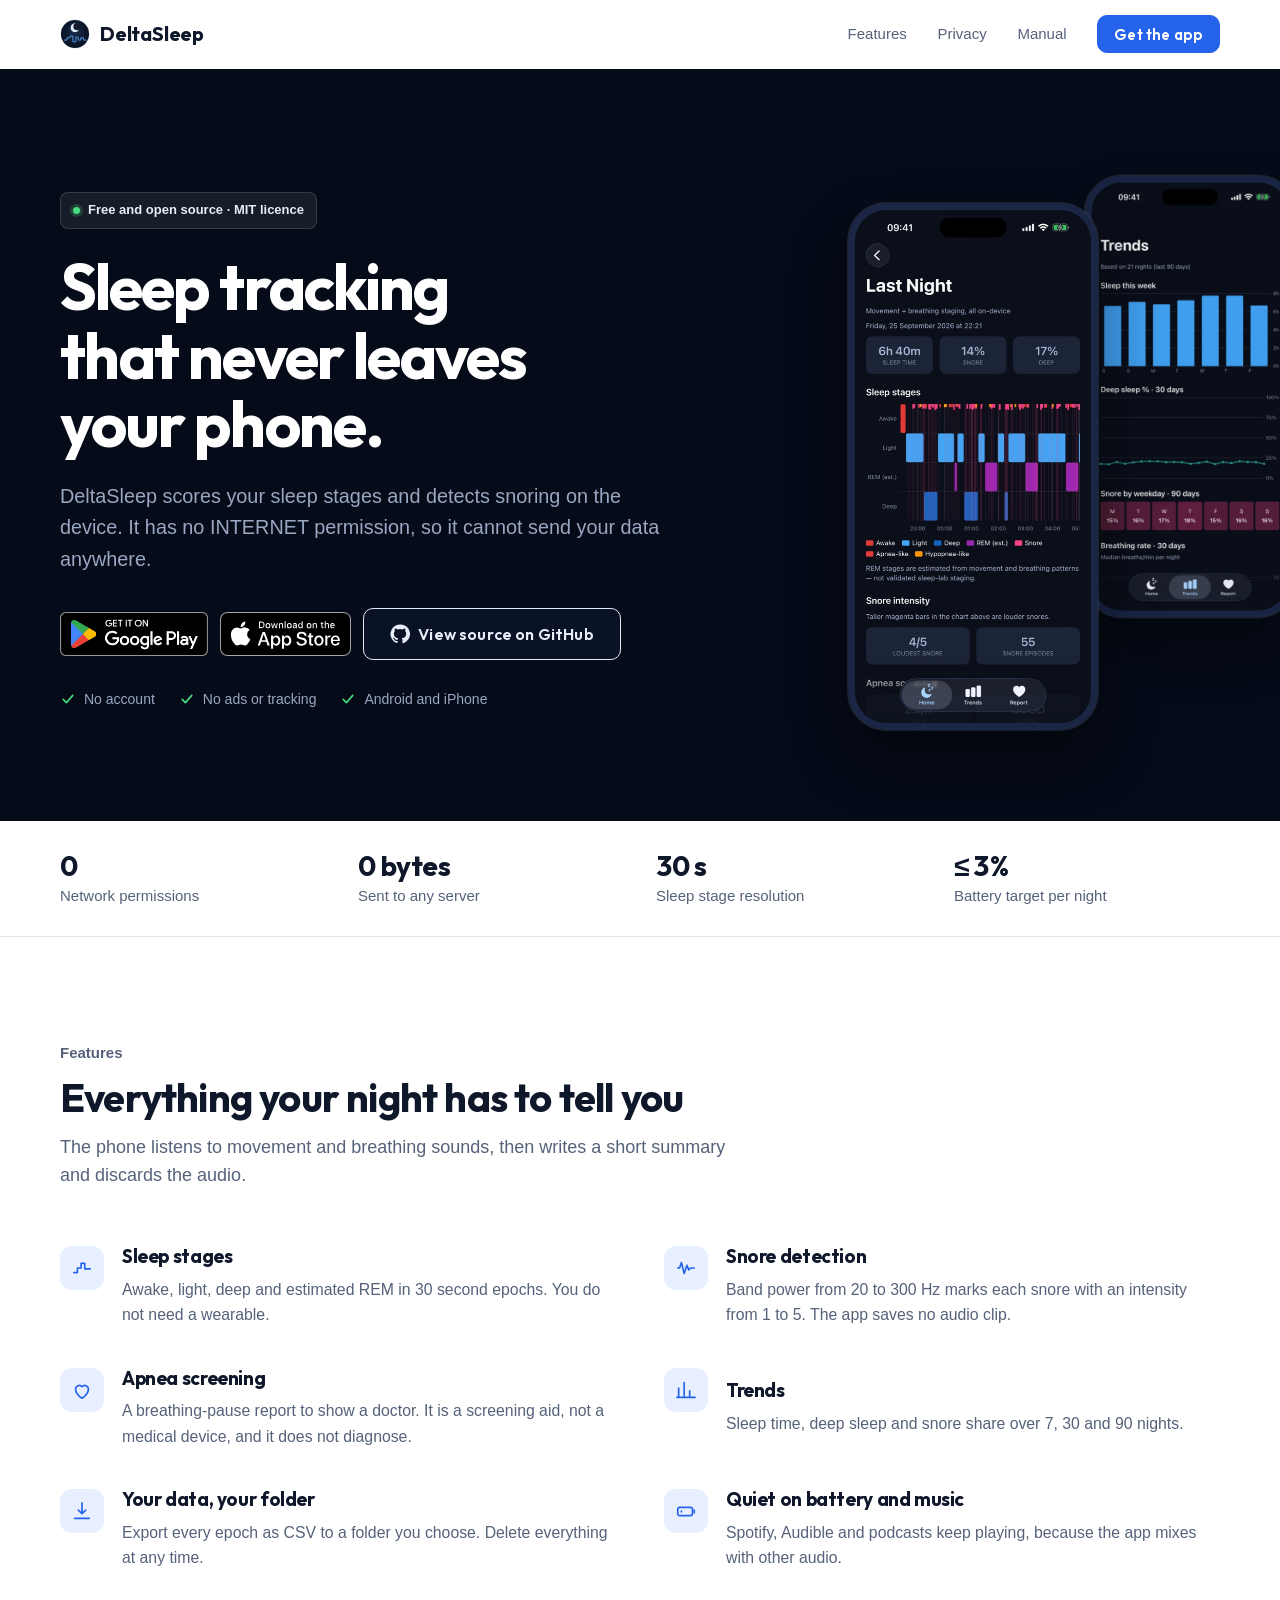
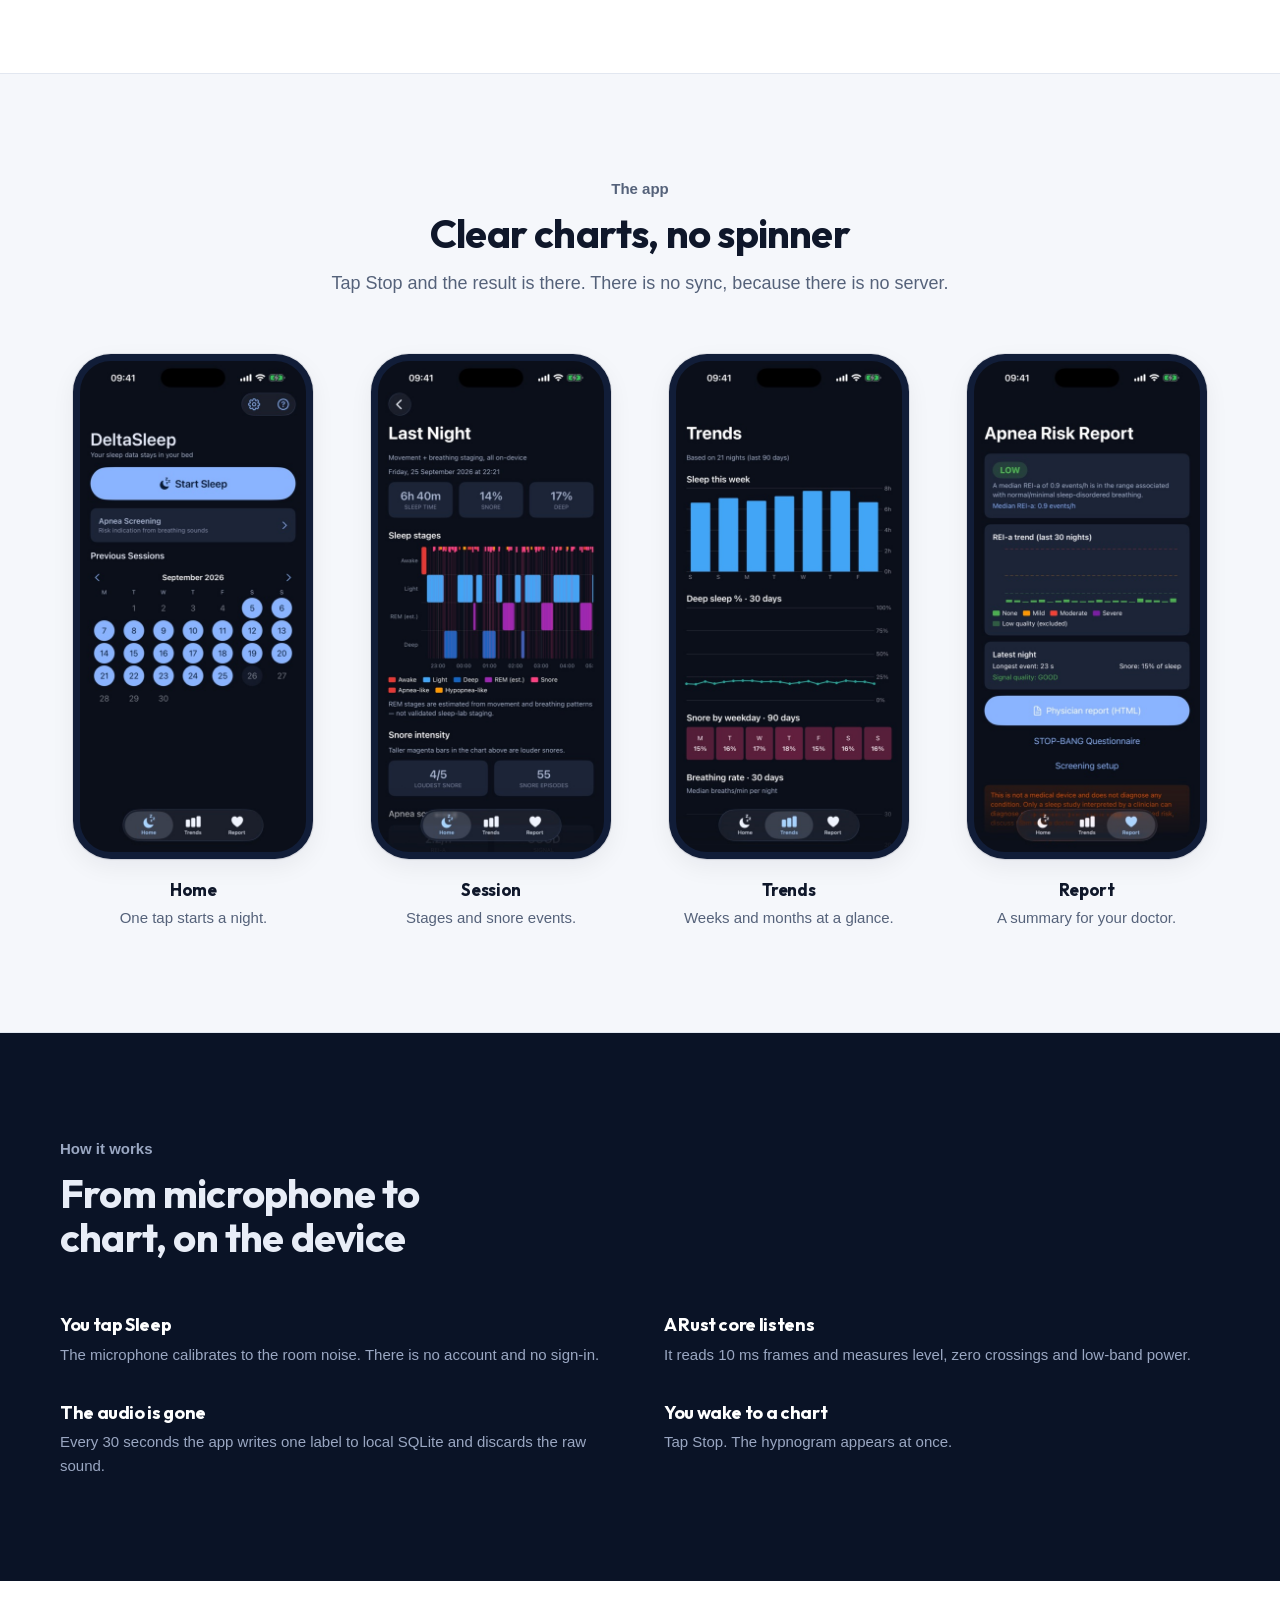
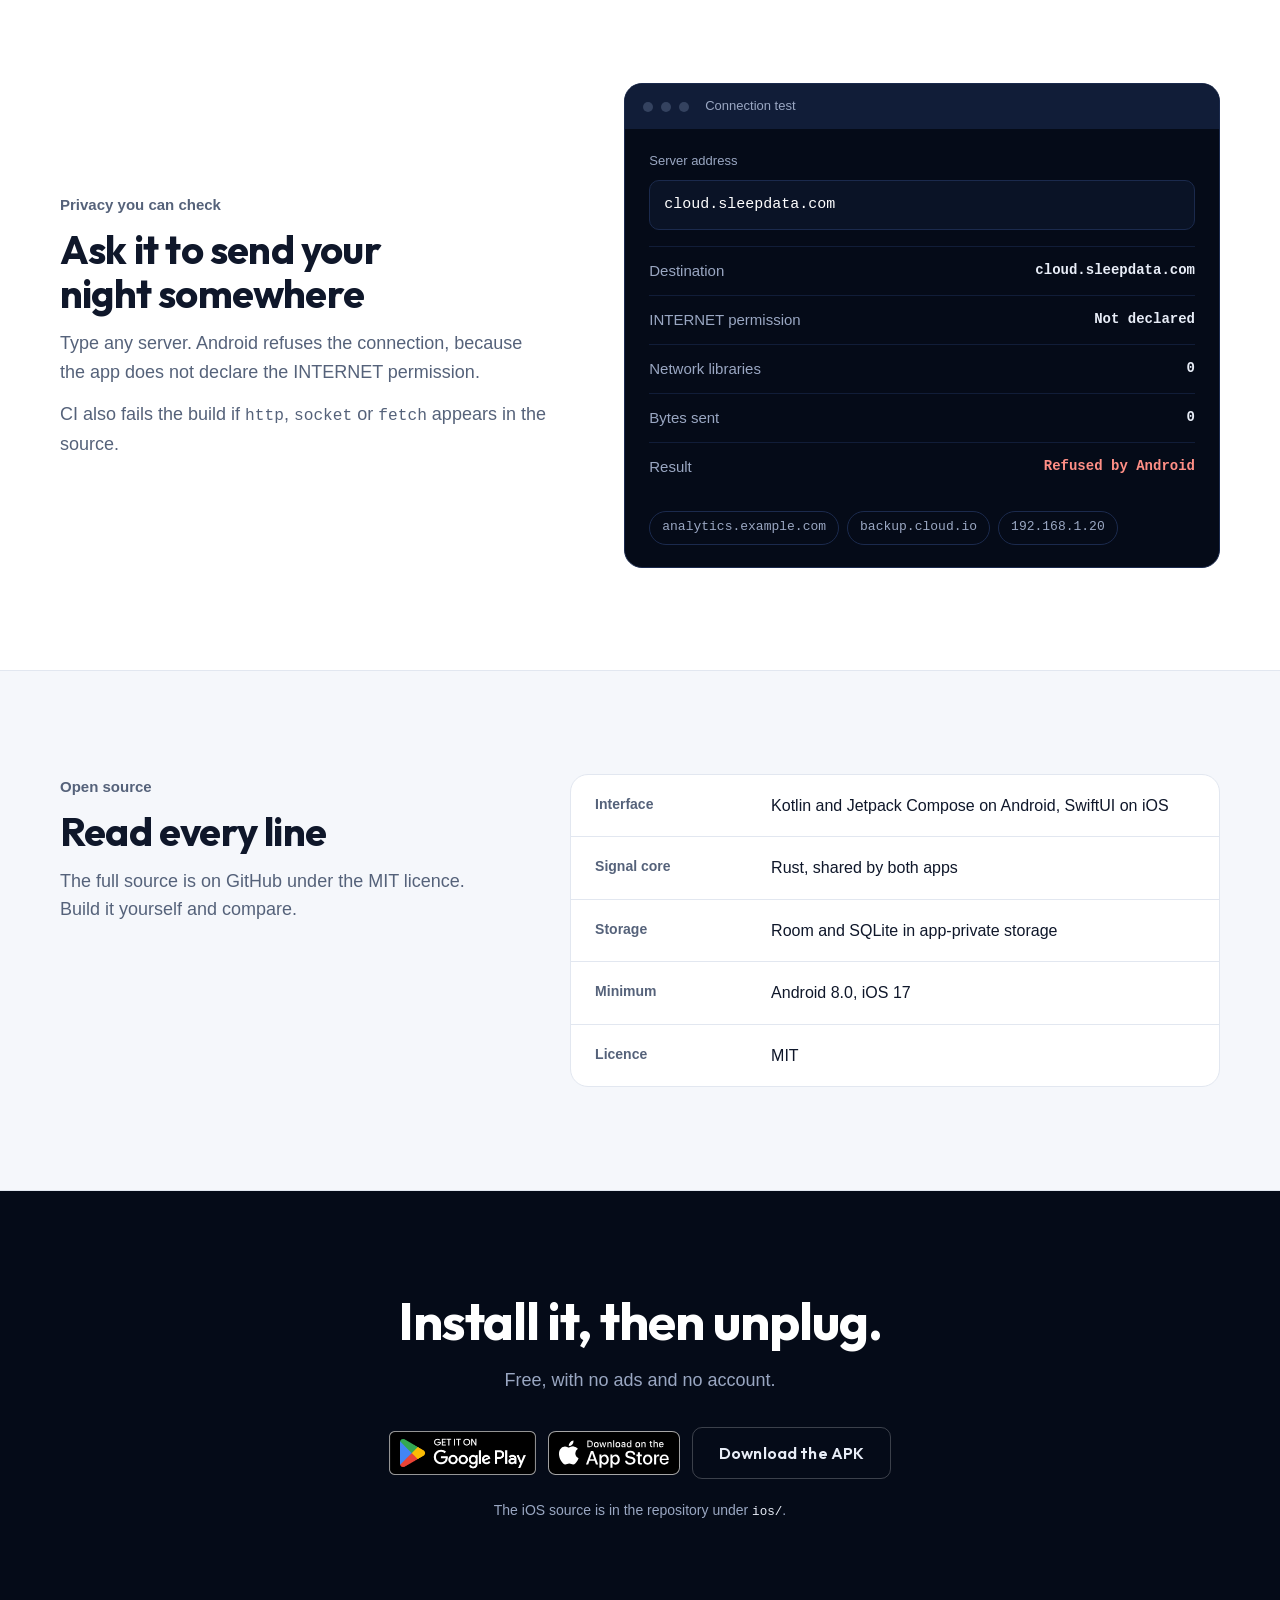
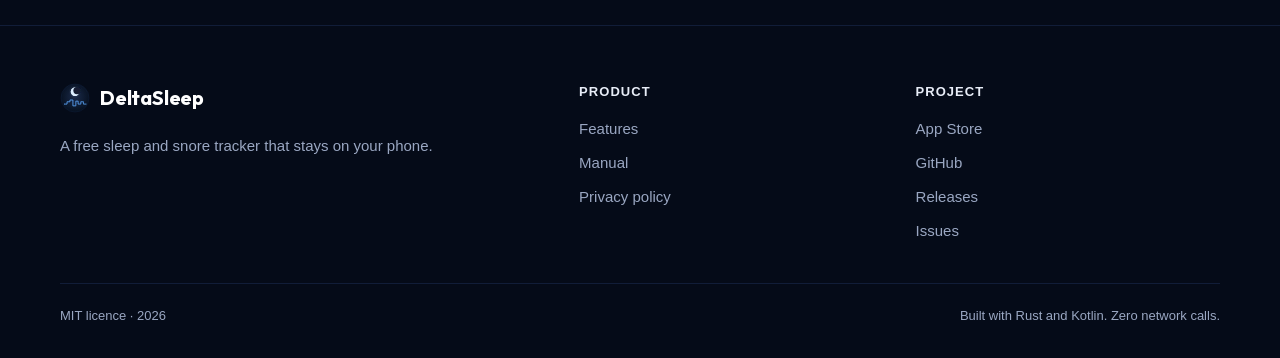
<file: web/index.html>
<!DOCTYPE html>
<html lang="en">
<head>
  <meta charset="UTF-8" />
  <meta name="viewport" content="width=device-width, initial-scale=1.0" />
  <meta name="description" content="DeltaSleep is a free, open-source sleep and snore tracker. It runs 100% offline and has no INTERNET permission." />
  <meta name="theme-color" content="#050b18" />
  <title>DeltaSleep — Private sleep tracking</title>
  <link rel="canonical" href="https://ntufar.github.io/DeltaSleep/" />
  <link rel="icon" type="image/svg+xml" href="favicon.svg" />
  <link rel="alternate icon" type="image/png" href="favicon-32.png" sizes="32x32" />
  <link rel="apple-touch-icon" href="apple-touch-icon.png" />
  <meta property="og:url" content="https://ntufar.github.io/DeltaSleep/" />
  <meta property="og:image" content="https://ntufar.github.io/DeltaSleep/icon-512.png" />
  <meta property="og:title" content="DeltaSleep — Private sleep tracking" />
  <meta property="og:description" content="Free, open-source sleep phase and snore tracking. 100% offline." />
  <link rel="stylesheet" href="site.css?v=2" />
  <link rel="preload" href="fonts/outfit-700-latin.woff2" as="font" type="font/woff2" crossorigin />
  <script>document.documentElement.classList.add("js");</script>
</head>
<body>

<header class="header">
  <div class="wrap header-in">
    <a class="wordmark" href="#top"><img src="favicon.svg" alt="" width="30" height="30" />DeltaSleep</a>
    <nav aria-label="Main">
      <a href="#features">Features</a>
      <a href="#privacy">Privacy</a>
      <a href="manual.html">Manual</a>
      <a class="btn btn-sm" href="#get">Get the app</a>
    </nav>
  </div>
</header>

<main id="top">

  <section class="hero" aria-label="DeltaSleep">
    <div class="wrap hero-in">
      <div>
        <span class="badge"><i></i>Free and open source · MIT licence</span>
        <h1>Sleep tracking that never leaves your phone.</h1>
        <p class="hero-lede">DeltaSleep scores your sleep stages and detects snoring on the device. It has no INTERNET permission, so it cannot send your data anywhere.</p>
        <div class="hero-actions">
          <a class="badge-link" href="https://play.google.com/store/apps/details?id=io.github.ntufar.deltasleep&amp;pcampaignid=web_share"><img src="img/badge-google-play.png" alt="Get it on Google Play" height="44" /></a>
        <a class="badge-link" href="https://apps.apple.com/app/id6816352457"><img src="img/badge-appstore.svg" alt="Download on the App Store" height="44" /></a>
          <a class="btn btn-lg btn-ghost on-dark" href="https://github.com/ntufar/DeltaSleep"><svg class="ico" width="20" height="20" viewBox="0 0 24 24" fill="currentColor" aria-hidden="true"><path d="M12 .5a11.5 11.5 0 0 0-3.64 22.4c.58.1.79-.25.79-.56v-2c-3.2.7-3.88-1.37-3.88-1.37-.52-1.33-1.28-1.69-1.28-1.69-1.05-.72.08-.7.08-.7 1.16.08 1.77 1.19 1.77 1.19 1.03 1.77 2.7 1.26 3.36.96.1-.75.4-1.26.73-1.55-2.55-.29-5.24-1.28-5.24-5.69 0-1.26.45-2.28 1.19-3.09-.12-.29-.52-1.46.11-3.05 0 0 .97-.31 3.17 1.18a11 11 0 0 1 5.78 0c2.2-1.49 3.17-1.18 3.17-1.18.63 1.59.23 2.76.11 3.05.74.81 1.19 1.83 1.19 3.09 0 4.42-2.7 5.4-5.26 5.68.41.36.78 1.06.78 2.14v3.17c0 .31.21.67.8.56A11.5 11.5 0 0 0 12 .5z"/></svg>View source on GitHub</a>
        </div>
        <ul class="hero-meta">
          <li><svg viewBox="0 0 20 20" fill="none" stroke="currentColor" stroke-width="2" stroke-linecap="round" stroke-linejoin="round" aria-hidden="true"><path d="m4 10.5 4 4 8-9"/></svg>No account</li>
          <li><svg viewBox="0 0 20 20" fill="none" stroke="currentColor" stroke-width="2" stroke-linecap="round" stroke-linejoin="round" aria-hidden="true"><path d="m4 10.5 4 4 8-9"/></svg>No ads or tracking</li>
          <li><svg viewBox="0 0 20 20" fill="none" stroke="currentColor" stroke-width="2" stroke-linecap="round" stroke-linejoin="round" aria-hidden="true"><path d="m4 10.5 4 4 8-9"/></svg>Android and iPhone</li>
        </ul>
      </div>
      <div class="hero-art">
        <div class="phone"><img src="img/02-session.jpg" width="460" height="1000" alt="A hypnogram of one night with awake, light, REM and deep stages" /></div>
        <div class="phone" aria-hidden="true"><img src="img/03-trends.jpg" width="460" height="1000" alt="" /></div>
      </div>
    </div>
  </section>

  <section class="facts" aria-label="Key facts">
    <div class="wrap facts-in">
      <div class="fact"><b>0</b><span>Network permissions</span></div>
      <div class="fact"><b>0 bytes</b><span>Sent to any server</span></div>
      <div class="fact"><b>30 s</b><span>Sleep stage resolution</span></div>
      <div class="fact"><b>≤ 3%</b><span>Battery target per night</span></div>
    </div>
  </section>

  <section id="features" class="section" aria-label="Features">
    <div class="wrap">
      <div class="section-head" data-reveal>
        <span class="eyebrow">Features</span>
        <h2>Everything your night has to tell you</h2>
        <p>The phone listens to movement and breathing sounds, then writes a short summary and discards the audio.</p>
      </div>
      <div class="grid3">
        <article class="card" data-reveal>
          <div class="icon"><svg viewBox="0 0 24 24" fill="none" stroke="currentColor" stroke-width="1.8" stroke-linecap="round" stroke-linejoin="round" aria-hidden="true"><path d="M3 17h4v-5h4V7h4v6h6"/></svg></div>
          <h3>Sleep stages</h3>
          <p>Awake, light, deep and estimated REM in 30 second epochs. You do not need a wearable.</p>
        </article>
        <article class="card" data-reveal>
          <div class="icon"><svg viewBox="0 0 24 24" fill="none" stroke="currentColor" stroke-width="1.8" stroke-linecap="round" stroke-linejoin="round" aria-hidden="true"><path d="M3 12h2l2-6 3 12 3-9 2 5 2-2h4"/></svg></div>
          <h3>Snore detection</h3>
          <p>Band power from 20 to 300 Hz marks each snore with an intensity from 1 to 5. The app saves no audio clip.</p>
        </article>
        <article class="card" data-reveal>
          <div class="icon"><svg viewBox="0 0 24 24" fill="none" stroke="currentColor" stroke-width="1.8" stroke-linecap="round" stroke-linejoin="round" aria-hidden="true"><path d="M12 21s-7-4.4-7-10a4 4 0 0 1 7-2.6A4 4 0 0 1 19 11c0 5.6-7 10-7 10z"/></svg></div>
          <h3>Apnea screening</h3>
          <p>A breathing-pause report to show a doctor. It is a screening aid, not a medical device, and it does not diagnose.</p>
        </article>
        <article class="card" data-reveal>
          <div class="icon"><svg viewBox="0 0 24 24" fill="none" stroke="currentColor" stroke-width="1.8" stroke-linecap="round" stroke-linejoin="round" aria-hidden="true"><path d="M4 20V10M10 20V4M16 20v-7M22 20H2"/></svg></div>
          <h3>Trends</h3>
          <p>Sleep time, deep sleep and snore share over 7, 30 and 90 nights.</p>
        </article>
        <article class="card" data-reveal>
          <div class="icon"><svg viewBox="0 0 24 24" fill="none" stroke="currentColor" stroke-width="1.8" stroke-linecap="round" stroke-linejoin="round" aria-hidden="true"><path d="M12 3v12m0 0-4-4m4 4 4-4M4 20h16"/></svg></div>
          <h3>Your data, your folder</h3>
          <p>Export every epoch as CSV to a folder you choose. Delete everything at any time.</p>
        </article>
        <article class="card" data-reveal>
          <div class="icon"><svg viewBox="0 0 24 24" fill="none" stroke="currentColor" stroke-width="1.8" stroke-linecap="round" stroke-linejoin="round" aria-hidden="true"><rect x="3" y="8" width="16" height="9" rx="2"/><path d="M21 11v3M7 12v1"/></svg></div>
          <h3>Quiet on battery and music</h3>
          <p>Spotify, Audible and podcasts keep playing, because the app mixes with other audio.</p>
        </article>
      </div>
    </div>
  </section>

  <section class="section section-alt" aria-label="Screenshots">
    <div class="wrap">
      <div class="section-head center" data-reveal>
        <span class="eyebrow">The app</span>
        <h2>Clear charts, no spinner</h2>
        <p>Tap Stop and the result is there. There is no sync, because there is no server.</p>
      </div>
      <div class="screens">
        <figure class="screen" data-reveal>
          <div class="phone"><img src="img/01-home.jpg" width="460" height="1000" loading="lazy" alt="Home screen with the Start Sleep button" /></div>
          <figcaption><h3>Home</h3><p>One tap starts a night.</p></figcaption>
        </figure>
        <figure class="screen" data-reveal>
          <div class="phone"><img src="img/02-session.jpg" width="460" height="1000" loading="lazy" alt="Hypnogram of one night" /></div>
          <figcaption><h3>Session</h3><p>Stages and snore events.</p></figcaption>
        </figure>
        <figure class="screen" data-reveal>
          <div class="phone"><img src="img/03-trends.jpg" width="460" height="1000" loading="lazy" alt="Weekly sleep bar chart" /></div>
          <figcaption><h3>Trends</h3><p>Weeks and months at a glance.</p></figcaption>
        </figure>
        <figure class="screen" data-reveal>
          <div class="phone"><img src="img/04-report.jpg" width="460" height="1000" loading="lazy" alt="Apnea risk report with a 30 night trend" /></div>
          <figcaption><h3>Report</h3><p>A summary for your doctor.</p></figcaption>
        </figure>
      </div>
    </div>
  </section>

  <section class="section on-dark" aria-label="How it works">
    <div class="wrap">
      <div class="section-head" data-reveal>
        <span class="eyebrow">How it works</span>
        <h2>From microphone to chart, on the device</h2>
      </div>
      <ol class="flow">
        <li data-reveal><h3>You tap Sleep</h3><p>The microphone calibrates to the room noise. There is no account and no sign-in.</p></li>
        <li data-reveal><h3>A Rust core listens</h3><p>It reads 10 ms frames and measures level, zero crossings and low-band power.</p></li>
        <li data-reveal><h3>The audio is gone</h3><p>Every 30 seconds the app writes one label to local SQLite and discards the raw sound.</p></li>
        <li data-reveal><h3>You wake to a chart</h3><p>Tap Stop. The hypnogram appears at once.</p></li>
      </ol>
    </div>
  </section>

  <section id="privacy" class="section" aria-label="Privacy you can check">
    <div class="wrap verify">
      <div class="section-head" data-reveal>
        <span class="eyebrow">Privacy you can check</span>
        <h2>Ask it to send your night somewhere</h2>
        <p>Type any server. Android refuses the connection, because the app does not declare the INTERNET permission.</p>
        <p class="verify-note">CI also fails the build if <code>http</code>, <code>socket</code> or <code>fetch</code> appears in the source.</p>
      </div>
      <div class="console" data-reveal>
        <div class="console-bar"><i></i><i></i><i></i><span>Connection test</span></div>
        <div class="console-body">
          <label for="dest">Server address</label>
          <input id="dest" class="try-input" type="text" value="cloud.sleepdata.com" autocomplete="off" spellcheck="false" />
          <dl>
            <dt>Destination</dt><dd id="o-dest">cloud.sleepdata.com</dd>
            <dt>INTERNET permission</dt><dd>Not declared</dd>
            <dt>Network libraries</dt><dd>0</dd>
            <dt>Bytes sent</dt><dd>0</dd>
            <dt>Result</dt><dd id="o-res" class="refused">Refused by Android</dd>
          </dl>
        </div>
        <div class="examples" aria-label="Examples">
          <button type="button">analytics.example.com</button>
          <button type="button">backup.cloud.io</button>
          <button type="button">192.168.1.20</button>
        </div>
      </div>
    </div>
  </section>

  <section class="section section-alt" aria-label="Open source">
    <div class="wrap stack">
      <div class="section-head" data-reveal>
        <span class="eyebrow">Open source</span>
        <h2>Read every line</h2>
        <p>The full source is on GitHub under the MIT licence. Build it yourself and compare.</p>
      </div>
      <div class="spec" data-reveal>
        <dl>
          <dt>Interface</dt><dd>Kotlin and Jetpack Compose on Android, SwiftUI on iOS</dd>
          <dt>Signal core</dt><dd>Rust, shared by both apps</dd>
          <dt>Storage</dt><dd>Room and SQLite in app-private storage</dd>
          <dt>Minimum</dt><dd>Android 8.0, iOS 17</dd>
          <dt>Licence</dt><dd>MIT</dd>
        </dl>
      </div>
    </div>
  </section>

  <section id="get" class="section cta on-dark" aria-label="Get DeltaSleep">
    <div class="wrap">
      <h2 data-reveal>Install it, then unplug.</h2>
      <p data-reveal>Free, with no ads and no account.</p>
      <div class="cta-actions" data-reveal>
        <a class="badge-link" href="https://play.google.com/store/apps/details?id=io.github.ntufar.deltasleep&amp;pcampaignid=web_share"><img src="img/badge-google-play.png" alt="Get it on Google Play" height="44" /></a>
        <a class="badge-link" href="https://apps.apple.com/app/id6816352457"><img src="img/badge-appstore.svg" alt="Download on the App Store" height="44" /></a>
        <a class="btn btn-lg btn-ghost" href="https://github.com/ntufar/DeltaSleep/releases">Download the APK</a>
      </div>
      <p class="cta-note" data-reveal>The iOS source is in the repository under <code>ios/</code>.</p>
    </div>
  </section>

</main>

<footer class="footer">
  <div class="wrap">
    <div class="footer-grid">
      <div>
        <a class="wordmark" href="#top"><img src="favicon.svg" alt="" width="30" height="30" />DeltaSleep</a>
        <p>A free sleep and snore tracker that stays on your phone.</p>
      </div>
      <div>
        <h4>Product</h4>
        <ul>
          <li><a href="#features">Features</a></li>
          <li><a href="manual.html">Manual</a></li>
          <li><a href="privacy.html">Privacy policy</a></li>
        </ul>
      </div>
      <div>
        <h4>Project</h4>
        <ul>
          <li><a href="https://apps.apple.com/app/id6816352457">App Store</a></li>
          <li><a href="https://github.com/ntufar/DeltaSleep">GitHub</a></li>
          <li><a href="https://github.com/ntufar/DeltaSleep/releases">Releases</a></li>
          <li><a href="https://github.com/ntufar/DeltaSleep/issues">Issues</a></li>
        </ul>
      </div>
    </div>
    <div class="footer-base">
      <span>MIT licence · 2026</span>
      <span>Built with Rust and Kotlin. Zero network calls.</span>
    </div>
  </div>
</footer>

<script src="site.js"></script>
</body>
</html>
</file>
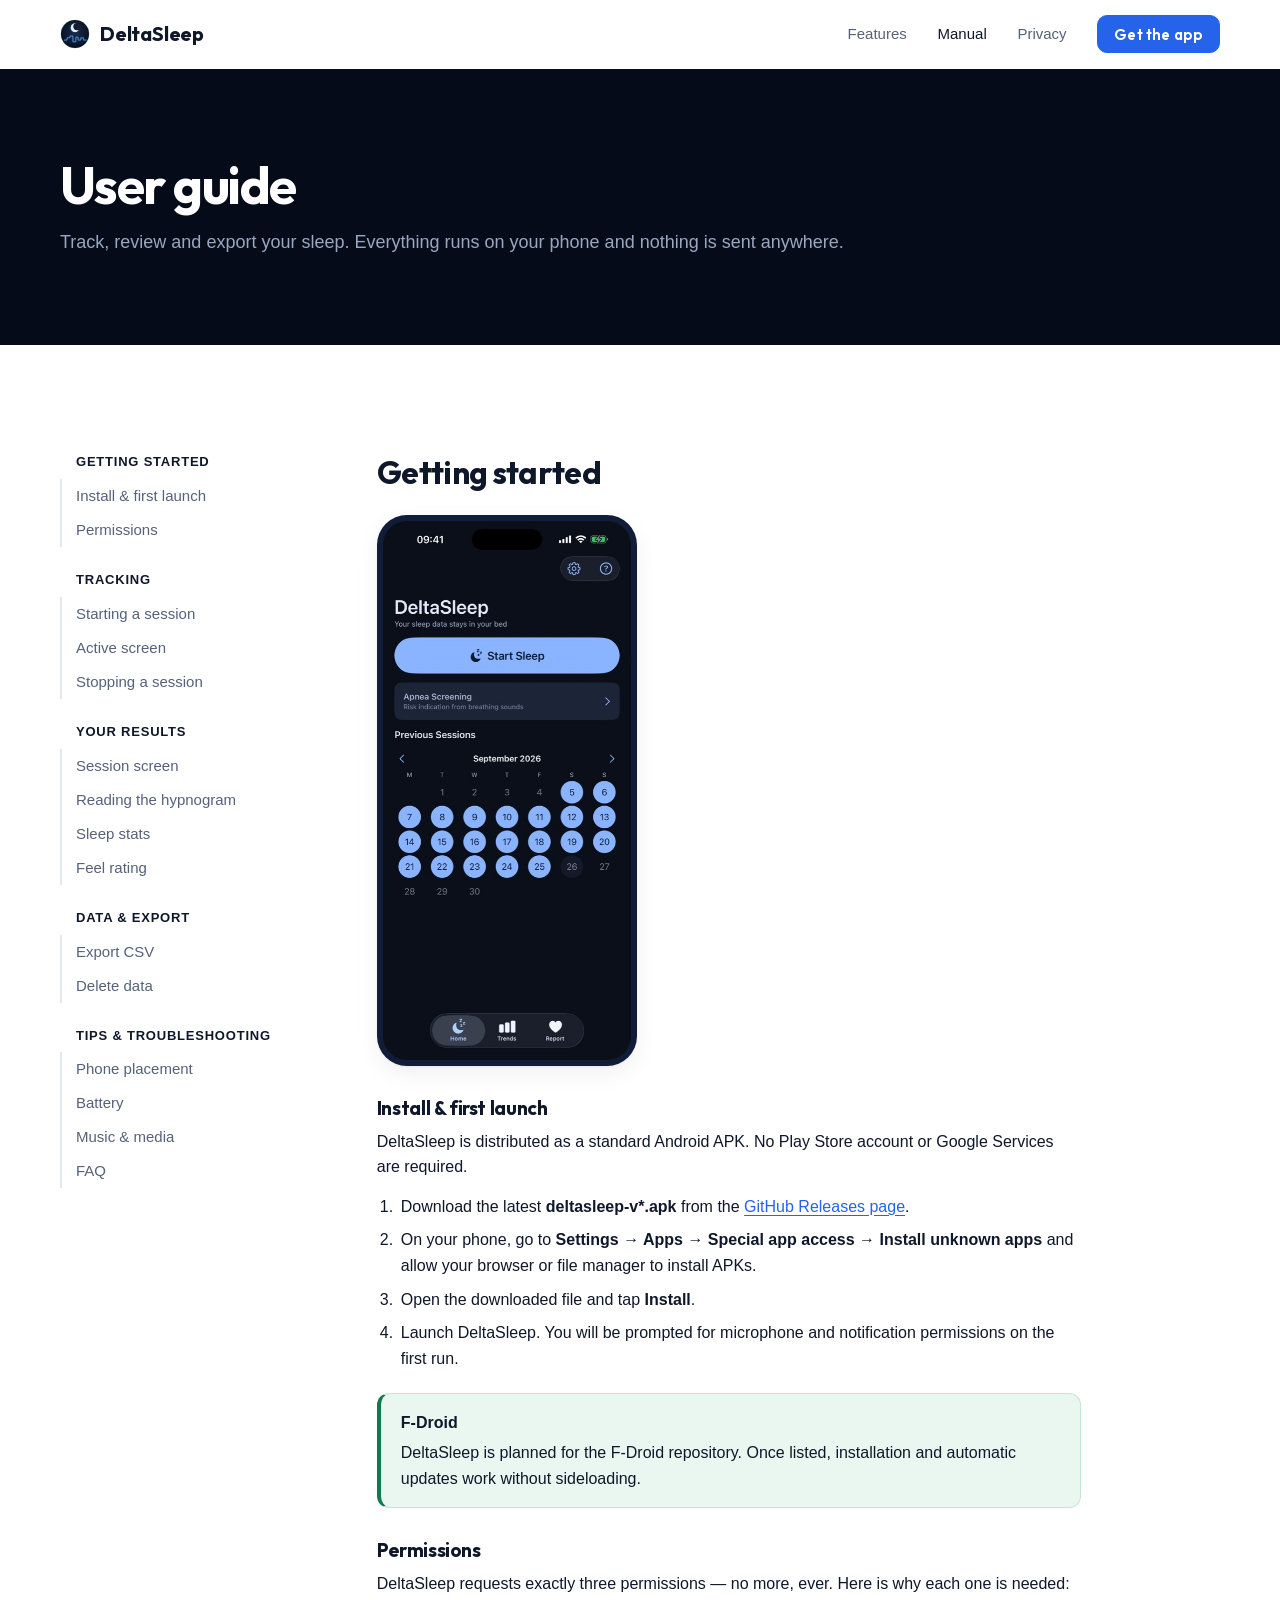
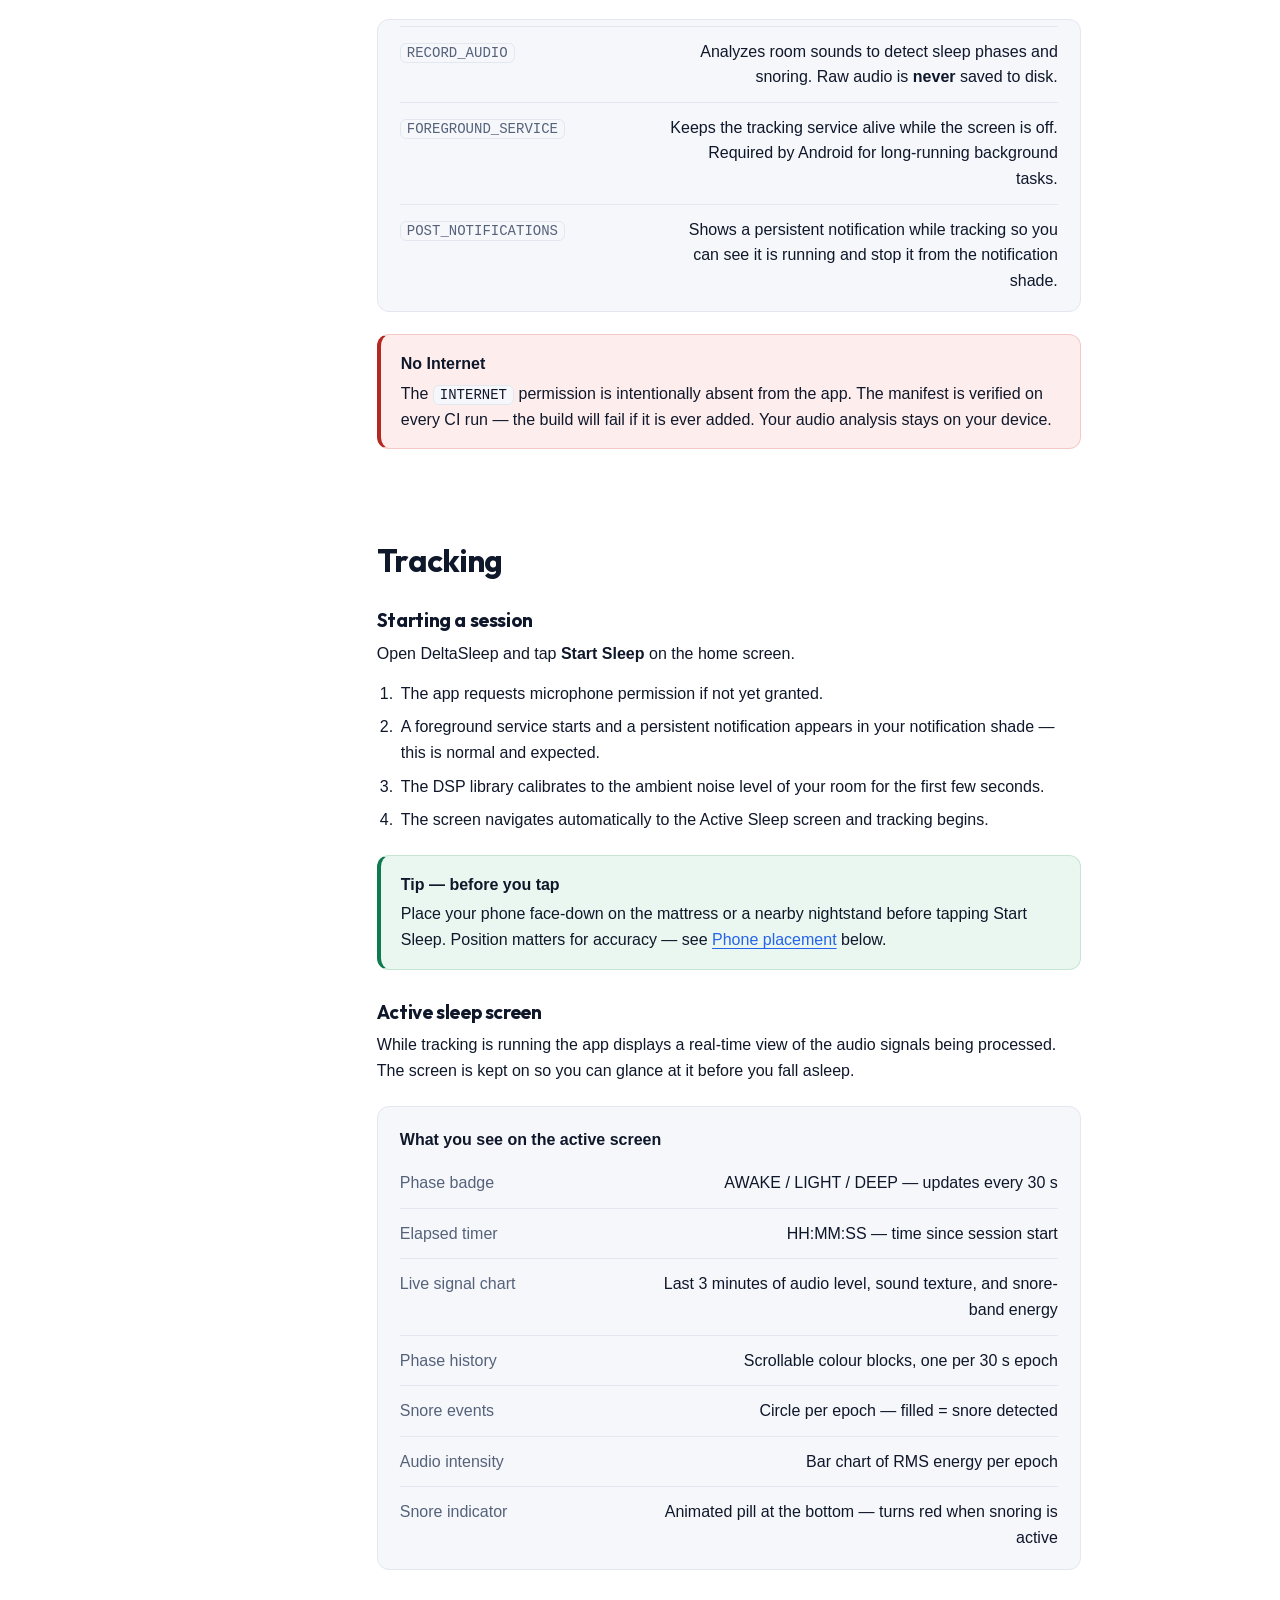
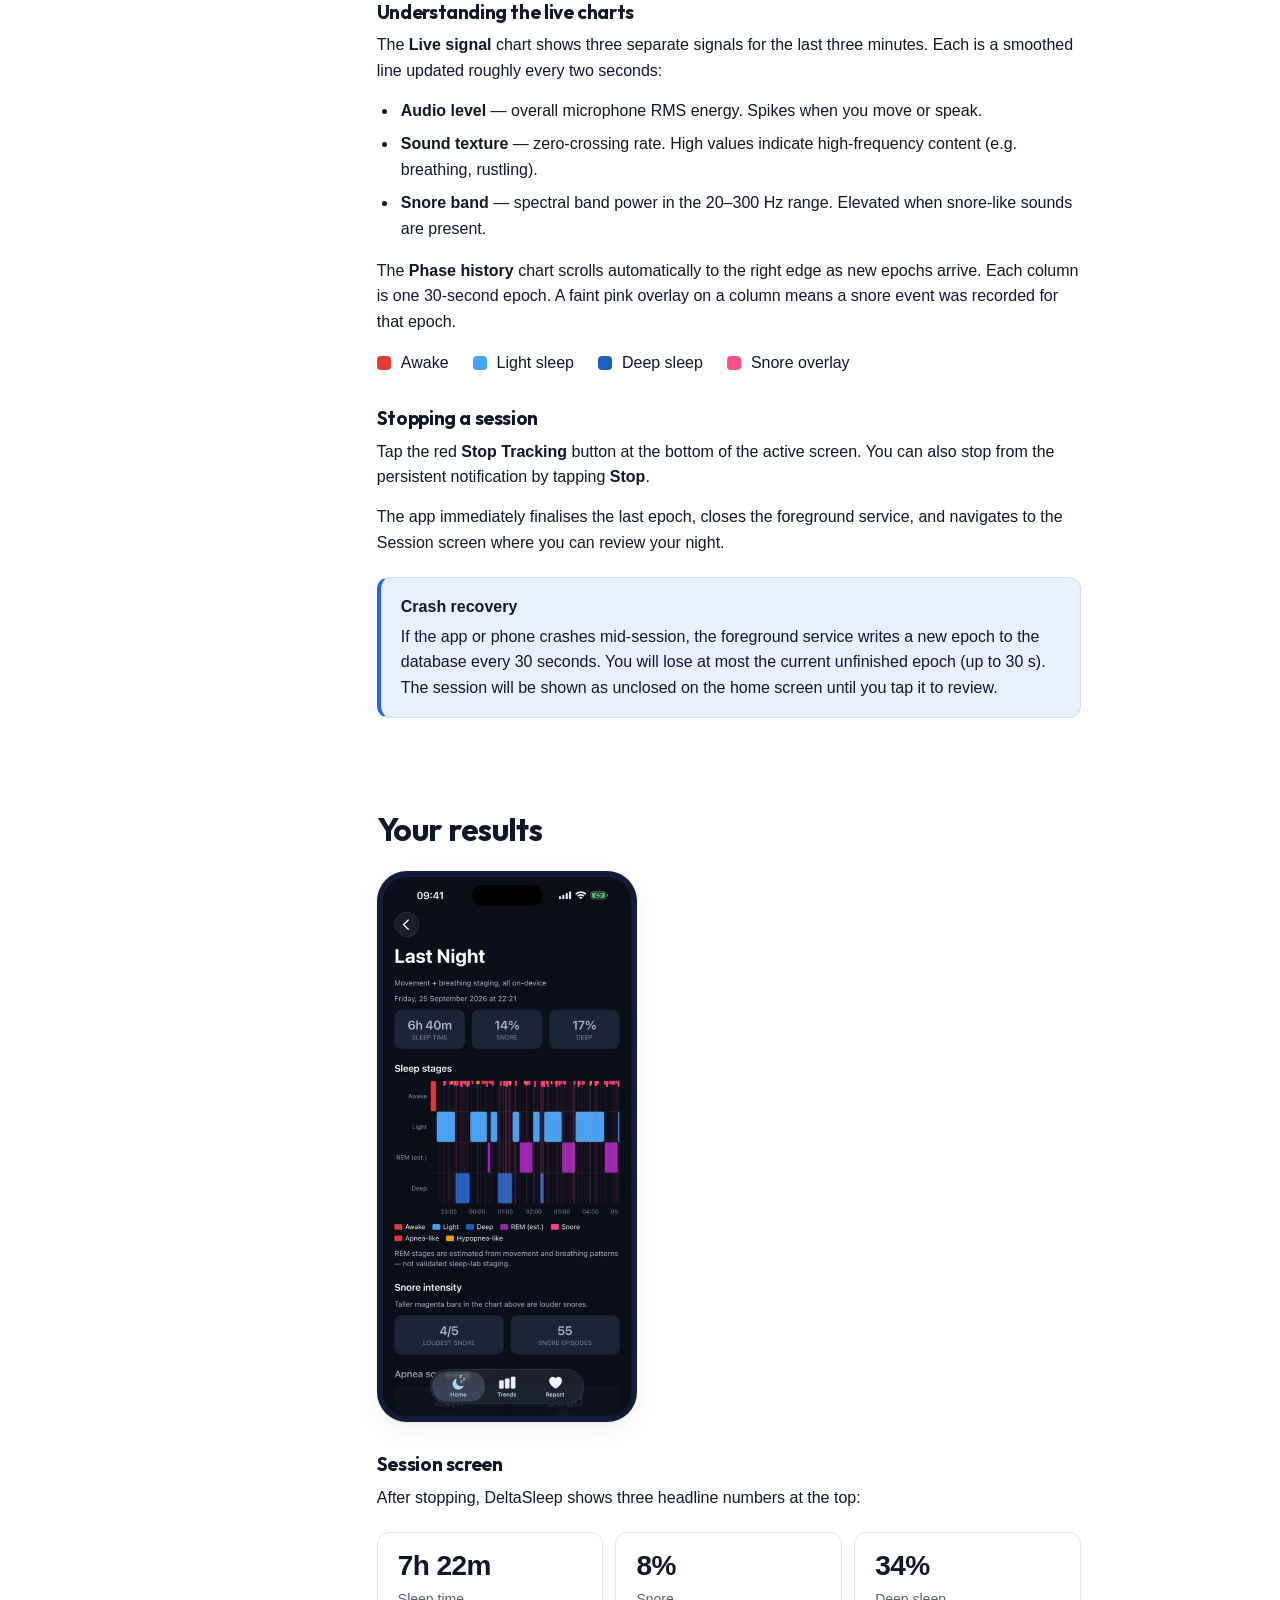
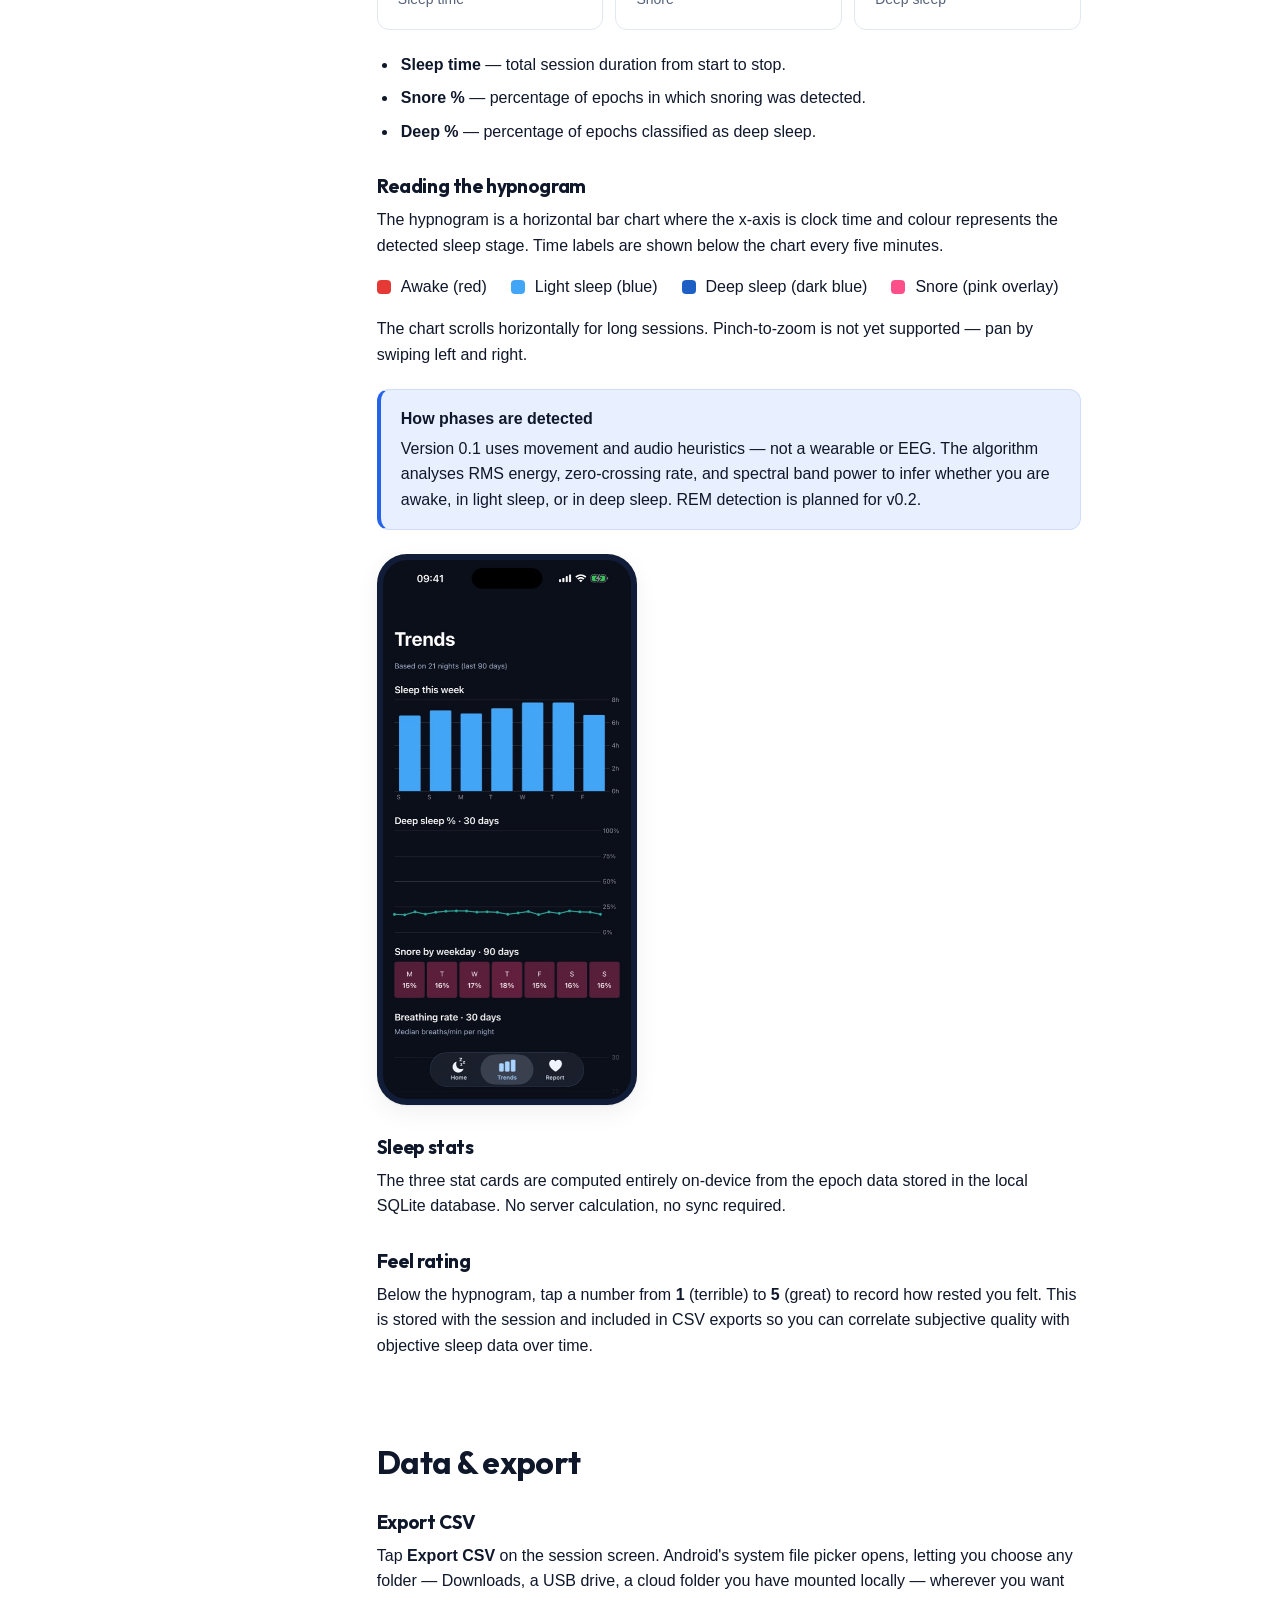
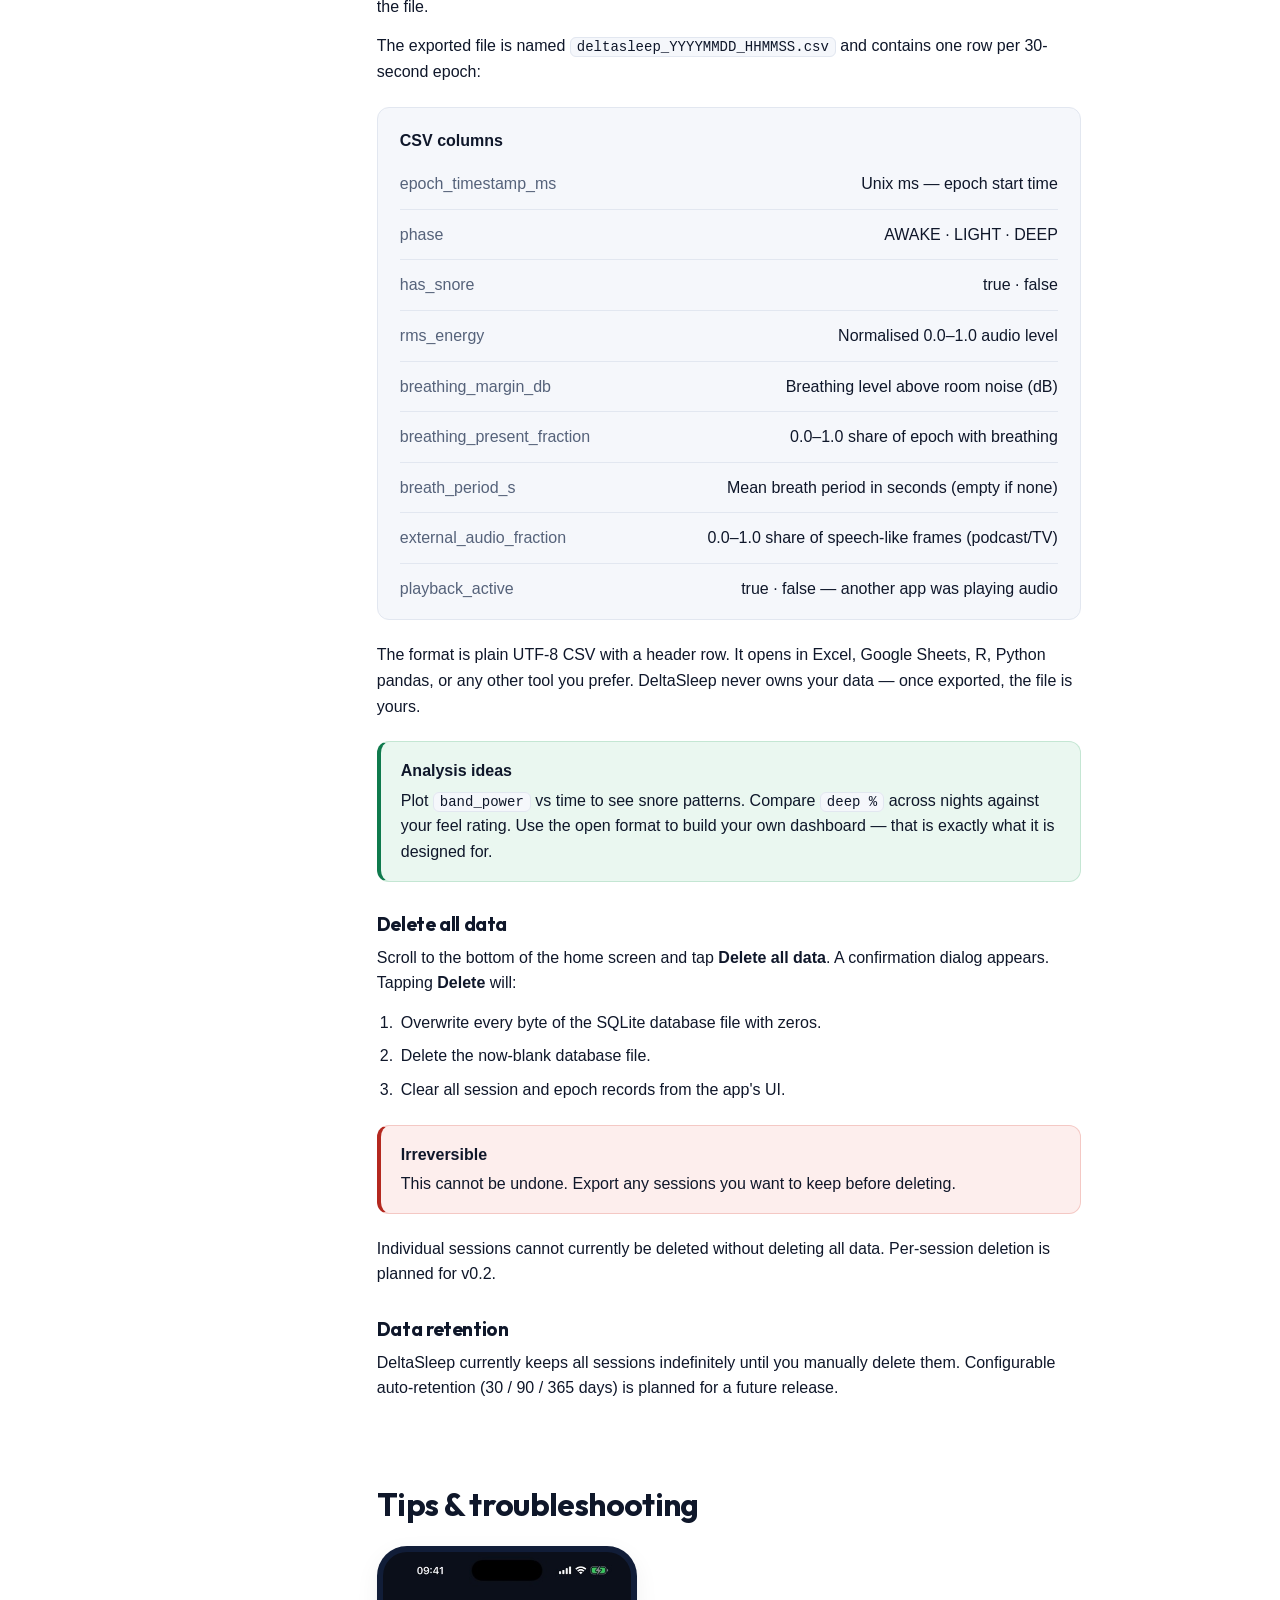
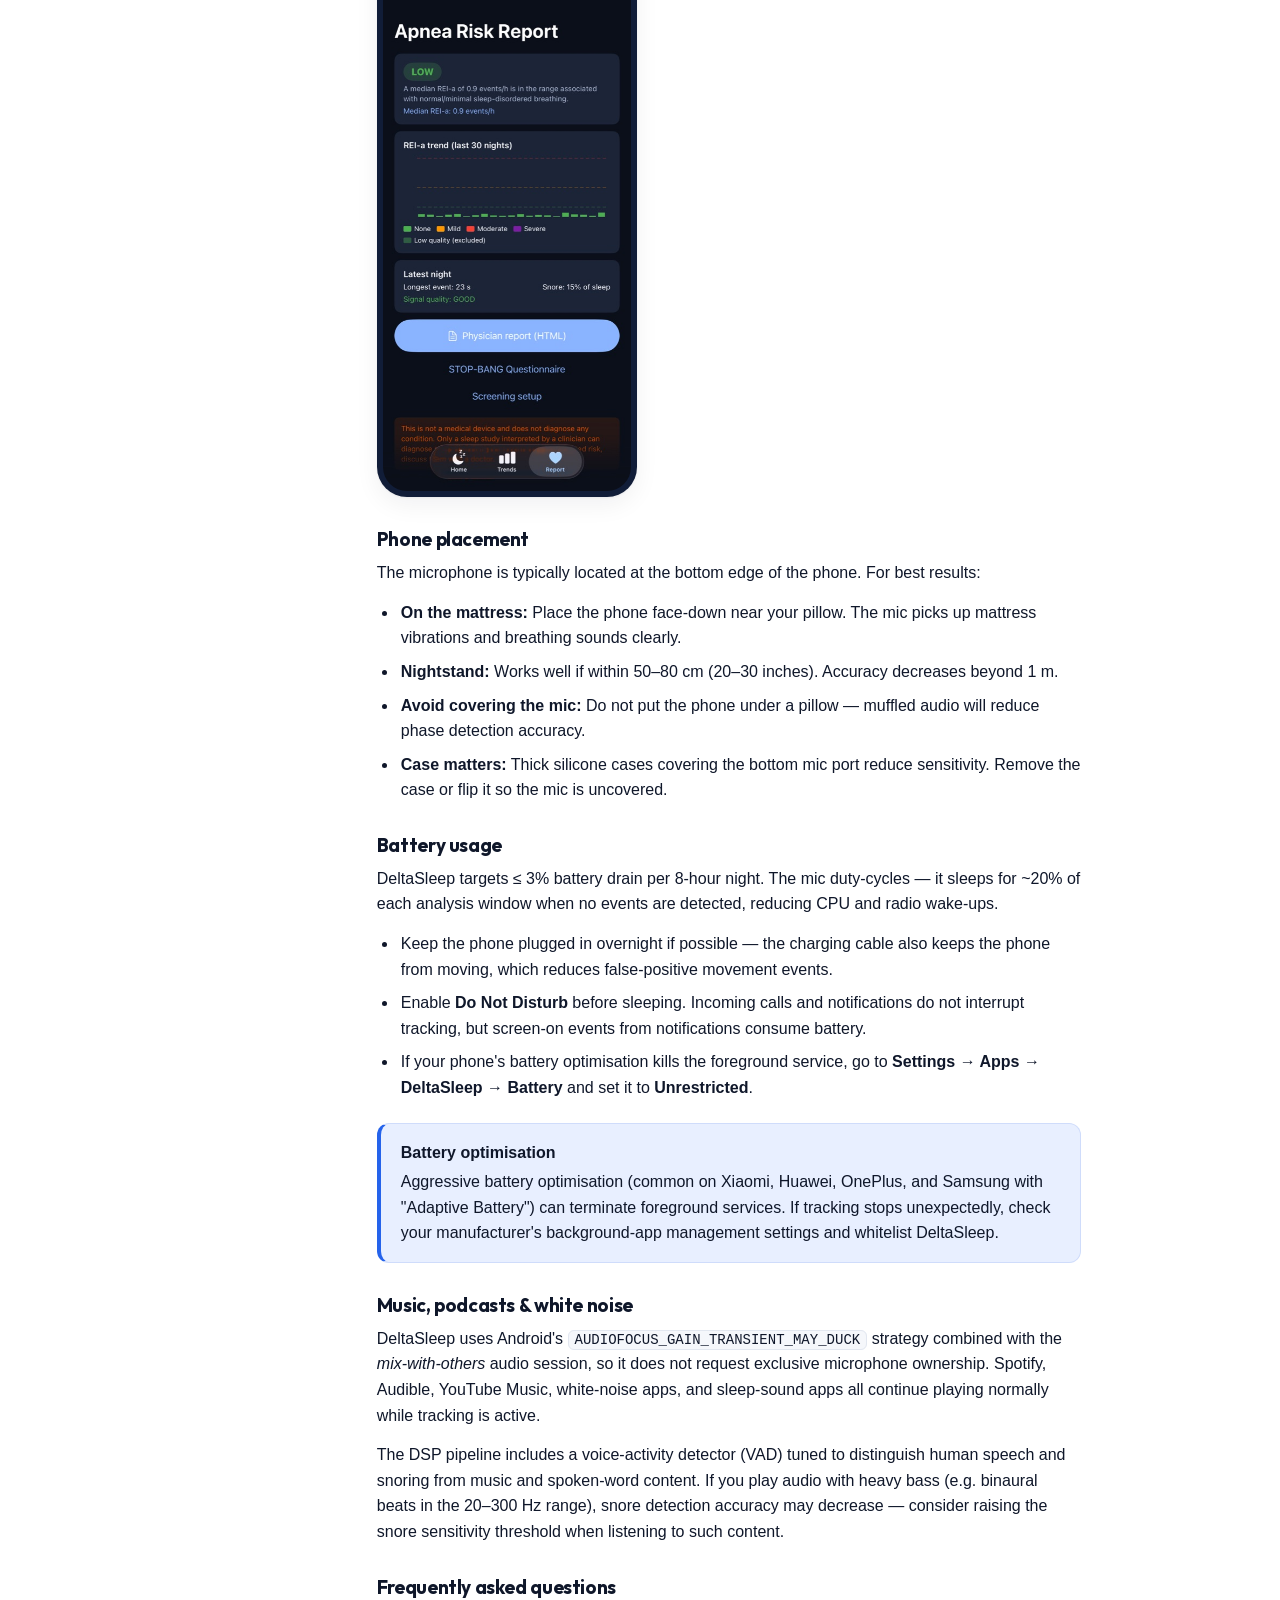
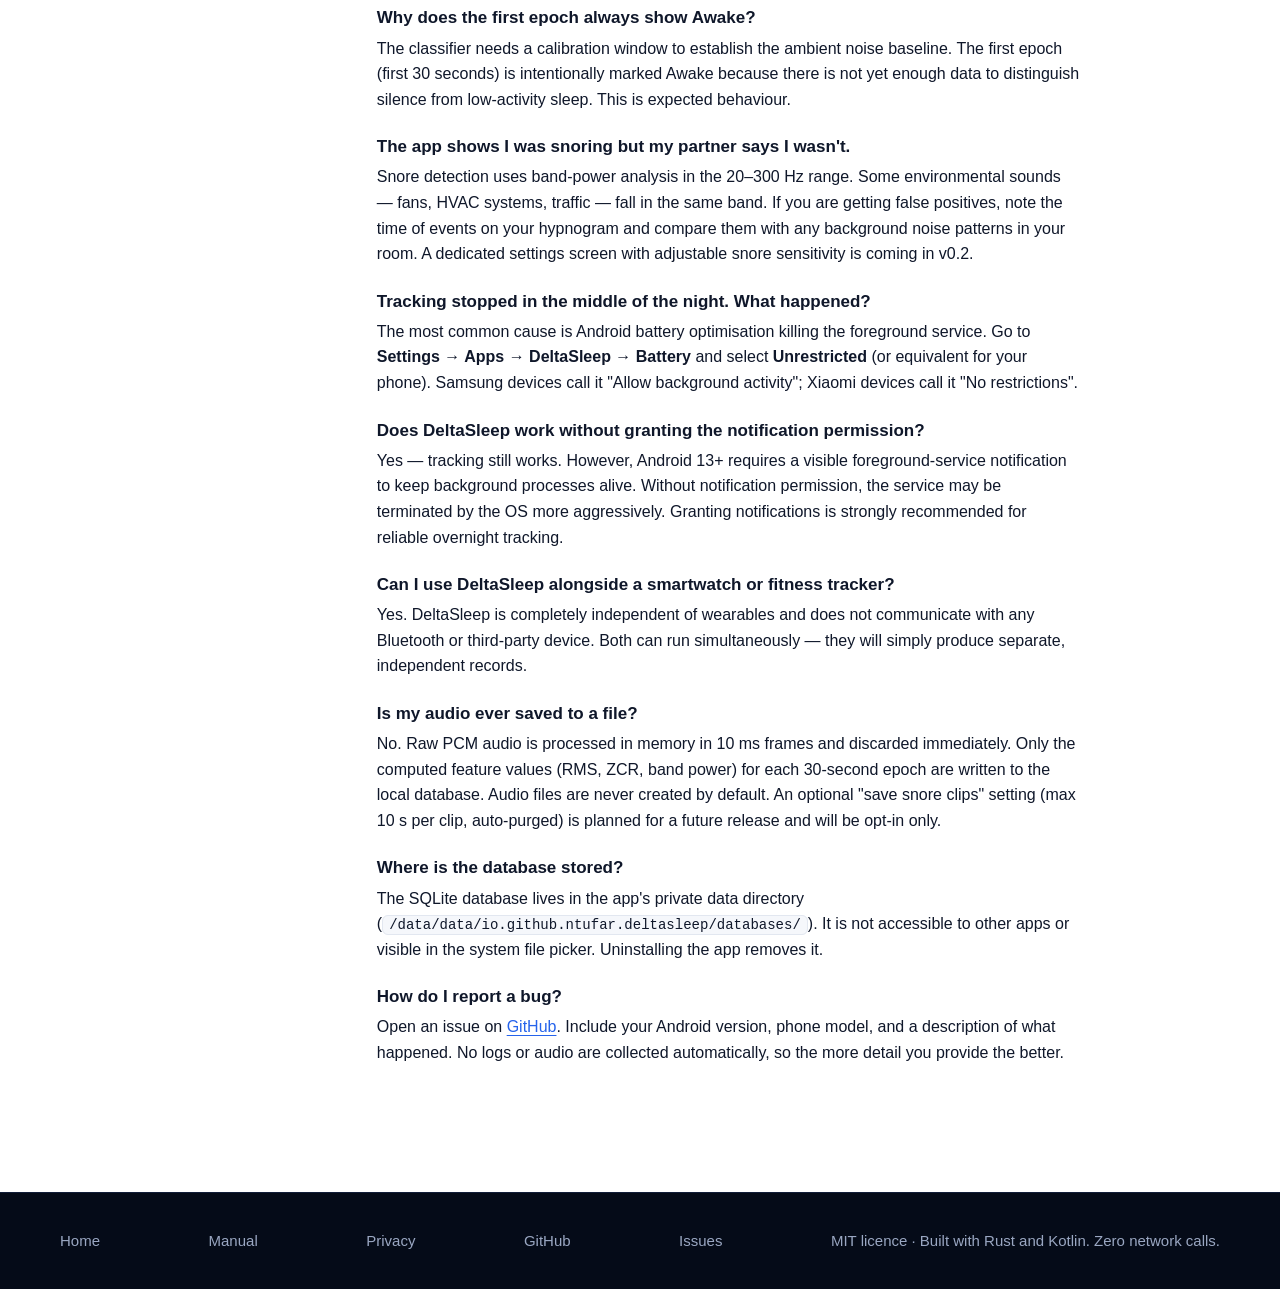
<file: web/manual.html>
<!DOCTYPE html>
<html lang="en">
<head>
  <meta charset="UTF-8" />
  <meta name="viewport" content="width=device-width, initial-scale=1.0" />
  <meta name="description" content="DeltaSleep usage manual — complete guide to sleep tracking, snore detection, charts, CSV export, and privacy." />
  <title>DeltaSleep — Usage Manual</title>
  <link rel="canonical" href="https://ntufar.github.io/DeltaSleep/manual.html" />
  <link rel="icon" type="image/svg+xml" href="favicon.svg" />
  <link rel="alternate icon" type="image/png" href="favicon-32.png" sizes="32x32" />
  <link rel="apple-touch-icon" href="apple-touch-icon.png" />
  <link rel="stylesheet" href="site.css" />
  <link rel="stylesheet" href="docs.css" />
  <link rel="preload" href="fonts/outfit-700-latin.woff2" as="font" type="font/woff2" crossorigin />
  <script>document.documentElement.classList.add("js");</script>
</head>
<body>
<header class="header">
  <div class="wrap header-in">
    <a class="wordmark" href="index.html"><img src="favicon.svg" alt="" width="30" height="30" />DeltaSleep</a>
    <nav aria-label="Main">
      <a href="index.html#features">Features</a>
      <a href="manual.html" aria-current="page">Manual</a>
      <a href="privacy.html">Privacy</a>
      <a class="btn btn-sm" href="index.html#get">Get the app</a>
    </nav>
  </div>
</header>

<main>
<div class="doc-head"><div class="wrap">
  <h1>User guide</h1>
  <p>Track, review and export your sleep. Everything runs on your phone and nothing is sent anywhere.</p>
</div></div>
<div class="doc-body"><div class="layout">

    <!-- Sidebar TOC -->
    <aside class="sidebar">
      <nav>
        <ul>
          <li class="section-header"><a href="#getting-started">Getting started</a></li>
          <li><a href="#install">Install &amp; first launch</a></li>
          <li><a href="#permissions">Permissions</a></li>
          <li class="section-header"><a href="#tracking">Tracking</a></li>
          <li><a href="#start-session">Starting a session</a></li>
          <li><a href="#active-screen">Active screen</a></li>
          <li><a href="#stop-session">Stopping a session</a></li>
          <li class="section-header"><a href="#results">Your results</a></li>
          <li><a href="#session-screen">Session screen</a></li>
          <li><a href="#hypnogram">Reading the hypnogram</a></li>
          <li><a href="#stats">Sleep stats</a></li>
          <li><a href="#feel-rating">Feel rating</a></li>
          <li class="section-header"><a href="#data">Data &amp; export</a></li>
          <li><a href="#export-csv">Export CSV</a></li>
          <li><a href="#delete-data">Delete data</a></li>
          <li class="section-header"><a href="#tips">Tips &amp; troubleshooting</a></li>
          <li><a href="#placement">Phone placement</a></li>
          <li><a href="#battery">Battery</a></li>
          <li><a href="#music">Music &amp; media</a></li>
          <li><a href="#faq">FAQ</a></li>
        </ul>
      </nav>
    </aside>

    <!-- Article -->
    <article class="prose">

      <!-- ── Getting Started ── -->
      <section id="getting-started">
        <h2 data-reveal>Getting started</h2>

        <figure class="shot" data-reveal><img src="img/01-home.jpg" alt="Home screen with the Start Sleep button" /></figure>
        <h3 id="install">Install &amp; first launch</h3>
        <p>DeltaSleep is distributed as a standard Android APK. No Play Store account or Google Services are required.</p>
        <ol class="steps">
          <li>Download the latest <strong>deltasleep-v*.apk</strong> from the <a href="https://github.com/ntufar/DeltaSleep/releases">GitHub Releases page</a>.</li>
          <li>On your phone, go to <strong>Settings → Apps → Special app access → Install unknown apps</strong> and allow your browser or file manager to install APKs.</li>
          <li>Open the downloaded file and tap <strong>Install</strong>.</li>
          <li>Launch DeltaSleep. You will be prompted for microphone and notification permissions on the first run.</li>
        </ol>

        <div class="callout callout-tip">
          <div class="callout-label">F-Droid</div>
          DeltaSleep is planned for the F-Droid repository. Once listed, installation and automatic updates work without sideloading.
        </div>

        <h3 id="permissions">Permissions</h3>
        <p>DeltaSleep requests exactly three permissions — no more, ever. Here is why each one is needed:</p>

        <div class="screen-mock">
          <div class="row">
            <span class="label"><span class="perm-badge">RECORD_AUDIO</span></span>
            <span class="value">Analyzes room sounds to detect sleep phases and snoring. Raw audio is <strong>never</strong> saved to disk.</span>
          </div>
          <div class="row">
            <span class="label"><span class="perm-badge">FOREGROUND_SERVICE</span></span>
            <span class="value">Keeps the tracking service alive while the screen is off. Required by Android for long-running background tasks.</span>
          </div>
          <div class="row">
            <span class="label"><span class="perm-badge">POST_NOTIFICATIONS</span></span>
            <span class="value">Shows a persistent notification while tracking so you can see it is running and stop it from the notification shade.</span>
          </div>
        </div>

        <div class="callout callout-warn">
          <div class="callout-label">No Internet</div>
          The <code class="code-pill">INTERNET</code> permission is intentionally absent from the app. The manifest is verified on every CI run — the build will fail if it is ever added. Your audio analysis stays on your device.
        </div>
      </section>

      <!-- ── Tracking ── -->
      <section id="tracking">
        <h2 data-reveal>Tracking</h2>

        <h3 id="start-session">Starting a session</h3>
        <p>Open DeltaSleep and tap <strong>Start Sleep</strong> on the home screen.</p>
        <ol class="steps">
          <li>The app requests microphone permission if not yet granted.</li>
          <li>A foreground service starts and a persistent notification appears in your notification shade — this is normal and expected.</li>
          <li>The DSP library calibrates to the ambient noise level of your room for the first few seconds.</li>
          <li>The screen navigates automatically to the Active Sleep screen and tracking begins.</li>
        </ol>

        <div class="callout callout-tip">
          <div class="callout-label">Tip — before you tap</div>
          Place your phone face-down on the mattress or a nearby nightstand before tapping Start Sleep. Position matters for accuracy — see <a href="#placement">Phone placement</a> below.
        </div>

        <h3 id="active-screen">Active sleep screen</h3>
        <p>While tracking is running the app displays a real-time view of the audio signals being processed. The screen is kept on so you can glance at it before you fall asleep.</p>

        <div class="screen-mock">
          <div class="screen-title">What you see on the active screen</div>
          <div class="row"><span class="label">Phase badge</span><span class="value">AWAKE / LIGHT / DEEP — updates every 30 s</span></div>
          <div class="row"><span class="label">Elapsed timer</span><span class="value">HH:MM:SS — time since session start</span></div>
          <div class="row"><span class="label">Live signal chart</span><span class="value">Last 3 minutes of audio level, sound texture, and snore-band energy</span></div>
          <div class="row"><span class="label">Phase history</span><span class="value">Scrollable colour blocks, one per 30 s epoch</span></div>
          <div class="row"><span class="label">Snore events</span><span class="value">Circle per epoch — filled = snore detected</span></div>
          <div class="row"><span class="label">Audio intensity</span><span class="value">Bar chart of RMS energy per epoch</span></div>
          <div class="row"><span class="label">Snore indicator</span><span class="value">Animated pill at the bottom — turns red when snoring is active</span></div>
        </div>

        <h3>Understanding the live charts</h3>

        <p>The <strong>Live signal</strong> chart shows three separate signals for the last three minutes. Each is a smoothed line updated roughly every two seconds:</p>
        <ul>
          <li><strong>Audio level</strong> — overall microphone RMS energy. Spikes when you move or speak.</li>
          <li><strong>Sound texture</strong> — zero-crossing rate. High values indicate high-frequency content (e.g. breathing, rustling).</li>
          <li><strong>Snore band</strong> — spectral band power in the 20–300 Hz range. Elevated when snore-like sounds are present.</li>
        </ul>

        <p>The <strong>Phase history</strong> chart scrolls automatically to the right edge as new epochs arrive. Each column is one 30-second epoch. A faint pink overlay on a column means a snore event was recorded for that epoch.</p>

        <div class="phase-legend">
          <div class="phase-item"><div class="phase-dot"></div> Awake</div>
          <div class="phase-item"><div class="phase-dot"></div> Light sleep</div>
          <div class="phase-item"><div class="phase-dot"></div> Deep sleep</div>
          <div class="phase-item"><div class="phase-dot"></div> Snore overlay</div>
        </div>

        <h3 id="stop-session">Stopping a session</h3>
        <p>Tap the red <strong>Stop Tracking</strong> button at the bottom of the active screen. You can also stop from the persistent notification by tapping <strong>Stop</strong>.</p>
        <p>The app immediately finalises the last epoch, closes the foreground service, and navigates to the Session screen where you can review your night.</p>

        <div class="callout callout-info">
          <div class="callout-label">Crash recovery</div>
          If the app or phone crashes mid-session, the foreground service writes a new epoch to the database every 30 seconds. You will lose at most the current unfinished epoch (up to 30 s). The session will be shown as unclosed on the home screen until you tap it to review.
        </div>
      </section>

      <!-- ── Results ── -->
      <section id="results">
        <h2 data-reveal>Your results</h2>

        <figure class="shot" data-reveal><img src="img/02-session.jpg" alt="Session screen with sleep stages and snore intensity" /></figure>
        <h3 id="session-screen">Session screen</h3>
        <p>After stopping, DeltaSleep shows three headline numbers at the top:</p>

        <div class="stat-row">
          <div class="stat-card"><div class="sv">7h 22m</div><div class="sl">Sleep time</div></div>
          <div class="stat-card"><div class="sv">8%</div><div class="sl">Snore</div></div>
          <div class="stat-card"><div class="sv">34%</div><div class="sl">Deep sleep</div></div>
        </div>

        <ul>
          <li><strong>Sleep time</strong> — total session duration from start to stop.</li>
          <li><strong>Snore %</strong> — percentage of epochs in which snoring was detected.</li>
          <li><strong>Deep %</strong> — percentage of epochs classified as deep sleep.</li>
        </ul>

        <h3 id="hypnogram">Reading the hypnogram</h3>
        <p>The hypnogram is a horizontal bar chart where the x-axis is clock time and colour represents the detected sleep stage. Time labels are shown below the chart every five minutes.</p>

        <div class="phase-legend">
          <div class="phase-item"><div class="phase-dot"></div> Awake (red)</div>
          <div class="phase-item"><div class="phase-dot"></div> Light sleep (blue)</div>
          <div class="phase-item"><div class="phase-dot"></div> Deep sleep (dark blue)</div>
          <div class="phase-item"><div class="phase-dot"></div> Snore (pink overlay)</div>
        </div>

        <p>The chart scrolls horizontally for long sessions. Pinch-to-zoom is not yet supported — pan by swiping left and right.</p>

        <div class="callout callout-info">
          <div class="callout-label">How phases are detected</div>
          Version 0.1 uses movement and audio heuristics — not a wearable or EEG. The algorithm analyses RMS energy, zero-crossing rate, and spectral band power to infer whether you are awake, in light sleep, or in deep sleep. REM detection is planned for v0.2.
        </div>

        <figure class="shot" data-reveal><img src="img/03-trends.jpg" alt="Trends screen with weekly sleep bars" /></figure>
        <h3 id="stats">Sleep stats</h3>
        <p>The three stat cards are computed entirely on-device from the epoch data stored in the local SQLite database. No server calculation, no sync required.</p>

        <h3 id="feel-rating">Feel rating</h3>
        <p>Below the hypnogram, tap a number from <strong>1</strong> (terrible) to <strong>5</strong> (great) to record how rested you felt. This is stored with the session and included in CSV exports so you can correlate subjective quality with objective sleep data over time.</p>
      </section>

      <!-- ── Data & Export ── -->
      <section id="data">
        <h2 data-reveal>Data &amp; export</h2>

        <h3 id="export-csv">Export CSV</h3>
        <p>Tap <strong>Export CSV</strong> on the session screen. Android's system file picker opens, letting you choose any folder — Downloads, a USB drive, a cloud folder you have mounted locally — wherever you want the file.</p>

        <p>The exported file is named <code class="code-pill">deltasleep_YYYYMMDD_HHMMSS.csv</code> and contains one row per 30-second epoch:</p>

        <div class="screen-mock">
          <div class="screen-title">CSV columns</div>
          <div class="row"><span class="label">epoch_timestamp_ms</span><span class="value">Unix ms — epoch start time</span></div>
          <div class="row"><span class="label">phase</span><span class="value">AWAKE · LIGHT · DEEP</span></div>
          <div class="row"><span class="label">has_snore</span><span class="value">true · false</span></div>
          <div class="row"><span class="label">rms_energy</span><span class="value">Normalised 0.0–1.0 audio level</span></div>
          <div class="row"><span class="label">breathing_margin_db</span><span class="value">Breathing level above room noise (dB)</span></div>
          <div class="row"><span class="label">breathing_present_fraction</span><span class="value">0.0–1.0 share of epoch with breathing</span></div>
          <div class="row"><span class="label">breath_period_s</span><span class="value">Mean breath period in seconds (empty if none)</span></div>
          <div class="row"><span class="label">external_audio_fraction</span><span class="value">0.0–1.0 share of speech-like frames (podcast/TV)</span></div>
          <div class="row"><span class="label">playback_active</span><span class="value">true · false — another app was playing audio</span></div>
        </div>

        <p>The format is plain UTF-8 CSV with a header row. It opens in Excel, Google Sheets, R, Python pandas, or any other tool you prefer. DeltaSleep never owns your data — once exported, the file is yours.</p>

        <div class="callout callout-tip">
          <div class="callout-label">Analysis ideas</div>
          Plot <code class="code-pill">band_power</code> vs time to see snore patterns. Compare <code class="code-pill">deep %</code> across nights against your feel rating. Use the open format to build your own dashboard — that is exactly what it is designed for.
        </div>

        <h3 id="delete-data">Delete all data</h3>
        <p>Scroll to the bottom of the home screen and tap <strong>Delete all data</strong>. A confirmation dialog appears. Tapping <strong>Delete</strong> will:</p>
        <ol class="steps">
          <li>Overwrite every byte of the SQLite database file with zeros.</li>
          <li>Delete the now-blank database file.</li>
          <li>Clear all session and epoch records from the app's UI.</li>
        </ol>
        <div class="callout callout-warn">
          <div class="callout-label">Irreversible</div>
          This cannot be undone. Export any sessions you want to keep before deleting.
        </div>

        <p>Individual sessions cannot currently be deleted without deleting all data. Per-session deletion is planned for v0.2.</p>

        <h3>Data retention</h3>
        <p>DeltaSleep currently keeps all sessions indefinitely until you manually delete them. Configurable auto-retention (30 / 90 / 365 days) is planned for a future release.</p>
      </section>

      <!-- ── Tips & Troubleshooting ── -->
      <section id="tips">
        <h2 data-reveal>Tips &amp; troubleshooting</h2>

        <figure class="shot" data-reveal><img src="img/04-report.jpg" alt="Apnea risk report screen" /></figure>
        <h3 id="placement">Phone placement</h3>
        <p>The microphone is typically located at the bottom edge of the phone. For best results:</p>
        <ul>
          <li><strong>On the mattress:</strong> Place the phone face-down near your pillow. The mic picks up mattress vibrations and breathing sounds clearly.</li>
          <li><strong>Nightstand:</strong> Works well if within 50–80 cm (20–30 inches). Accuracy decreases beyond 1 m.</li>
          <li><strong>Avoid covering the mic:</strong> Do not put the phone under a pillow — muffled audio will reduce phase detection accuracy.</li>
          <li><strong>Case matters:</strong> Thick silicone cases covering the bottom mic port reduce sensitivity. Remove the case or flip it so the mic is uncovered.</li>
        </ul>

        <h3 id="battery">Battery usage</h3>
        <p>DeltaSleep targets ≤ 3% battery drain per 8-hour night. The mic duty-cycles — it sleeps for ~20% of each analysis window when no events are detected, reducing CPU and radio wake-ups.</p>
        <ul>
          <li>Keep the phone plugged in overnight if possible — the charging cable also keeps the phone from moving, which reduces false-positive movement events.</li>
          <li>Enable <strong>Do Not Disturb</strong> before sleeping. Incoming calls and notifications do not interrupt tracking, but screen-on events from notifications consume battery.</li>
          <li>If your phone's battery optimisation kills the foreground service, go to <strong>Settings → Apps → DeltaSleep → Battery</strong> and set it to <strong>Unrestricted</strong>.</li>
        </ul>

        <div class="callout callout-info">
          <div class="callout-label">Battery optimisation</div>
          Aggressive battery optimisation (common on Xiaomi, Huawei, OnePlus, and Samsung with "Adaptive Battery") can terminate foreground services. If tracking stops unexpectedly, check your manufacturer's background-app management settings and whitelist DeltaSleep.
        </div>

        <h3 id="music">Music, podcasts &amp; white noise</h3>
        <p>DeltaSleep uses Android's <code class="code-pill">AUDIOFOCUS_GAIN_TRANSIENT_MAY_DUCK</code> strategy combined with the <em>mix-with-others</em> audio session, so it does not request exclusive microphone ownership. Spotify, Audible, YouTube Music, white-noise apps, and sleep-sound apps all continue playing normally while tracking is active.</p>
        <p>The DSP pipeline includes a voice-activity detector (VAD) tuned to distinguish human speech and snoring from music and spoken-word content. If you play audio with heavy bass (e.g. binaural beats in the 20–300 Hz range), snore detection accuracy may decrease — consider raising the snore sensitivity threshold when listening to such content.</p>

        <h3 id="faq">Frequently asked questions</h3>

        <div class="faq-item">
          <div class="faq-q">Why does the first epoch always show Awake?</div>
          <div class="faq-a">The classifier needs a calibration window to establish the ambient noise baseline. The first epoch (first 30 seconds) is intentionally marked Awake because there is not yet enough data to distinguish silence from low-activity sleep. This is expected behaviour.</div>
        </div>

        <div class="faq-item">
          <div class="faq-q">The app shows I was snoring but my partner says I wasn't.</div>
          <div class="faq-a">Snore detection uses band-power analysis in the 20–300 Hz range. Some environmental sounds — fans, HVAC systems, traffic — fall in the same band. If you are getting false positives, note the time of events on your hypnogram and compare them with any background noise patterns in your room. A dedicated settings screen with adjustable snore sensitivity is coming in v0.2.</div>
        </div>

        <div class="faq-item">
          <div class="faq-q">Tracking stopped in the middle of the night. What happened?</div>
          <div class="faq-a">The most common cause is Android battery optimisation killing the foreground service. Go to <strong>Settings → Apps → DeltaSleep → Battery</strong> and select <strong>Unrestricted</strong> (or equivalent for your phone). Samsung devices call it "Allow background activity"; Xiaomi devices call it "No restrictions".</div>
        </div>

        <div class="faq-item">
          <div class="faq-q">Does DeltaSleep work without granting the notification permission?</div>
          <div class="faq-a">Yes — tracking still works. However, Android 13+ requires a visible foreground-service notification to keep background processes alive. Without notification permission, the service may be terminated by the OS more aggressively. Granting notifications is strongly recommended for reliable overnight tracking.</div>
        </div>

        <div class="faq-item">
          <div class="faq-q">Can I use DeltaSleep alongside a smartwatch or fitness tracker?</div>
          <div class="faq-a">Yes. DeltaSleep is completely independent of wearables and does not communicate with any Bluetooth or third-party device. Both can run simultaneously — they will simply produce separate, independent records.</div>
        </div>

        <div class="faq-item">
          <div class="faq-q">Is my audio ever saved to a file?</div>
          <div class="faq-a">No. Raw PCM audio is processed in memory in 10 ms frames and discarded immediately. Only the computed feature values (RMS, ZCR, band power) for each 30-second epoch are written to the local database. Audio files are never created by default. An optional "save snore clips" setting (max 10 s per clip, auto-purged) is planned for a future release and will be opt-in only.</div>
        </div>

        <div class="faq-item">
          <div class="faq-q">Where is the database stored?</div>
          <div class="faq-a">The SQLite database lives in the app's private data directory (<code class="code-pill">/data/data/io.github.ntufar.deltasleep/databases/</code>). It is not accessible to other apps or visible in the system file picker. Uninstalling the app removes it.</div>
        </div>

        <div class="faq-item">
          <div class="faq-q">How do I report a bug?</div>
          <div class="faq-a">Open an issue on <a href="https://github.com/ntufar/DeltaSleep/issues">GitHub</a>. Include your Android version, phone model, and a description of what happened. No logs or audio are collected automatically, so the more detail you provide the better.</div>
        </div>
      </section>

    </article>
  </div></div>
</main>
<footer class="footer">
  <div class="wrap footer-simple">
    <a href="index.html">Home</a>
    <a href="manual.html">Manual</a>
    <a href="privacy.html">Privacy</a>
    <a href="https://github.com/ntufar/DeltaSleep">GitHub</a>
    <a href="https://github.com/ntufar/DeltaSleep/issues">Issues</a>
    <span>MIT licence · Built with Rust and Kotlin. Zero network calls.</span>
  </div>
</footer>

<script src="site.js"></script>
</body>
</html>
</file>
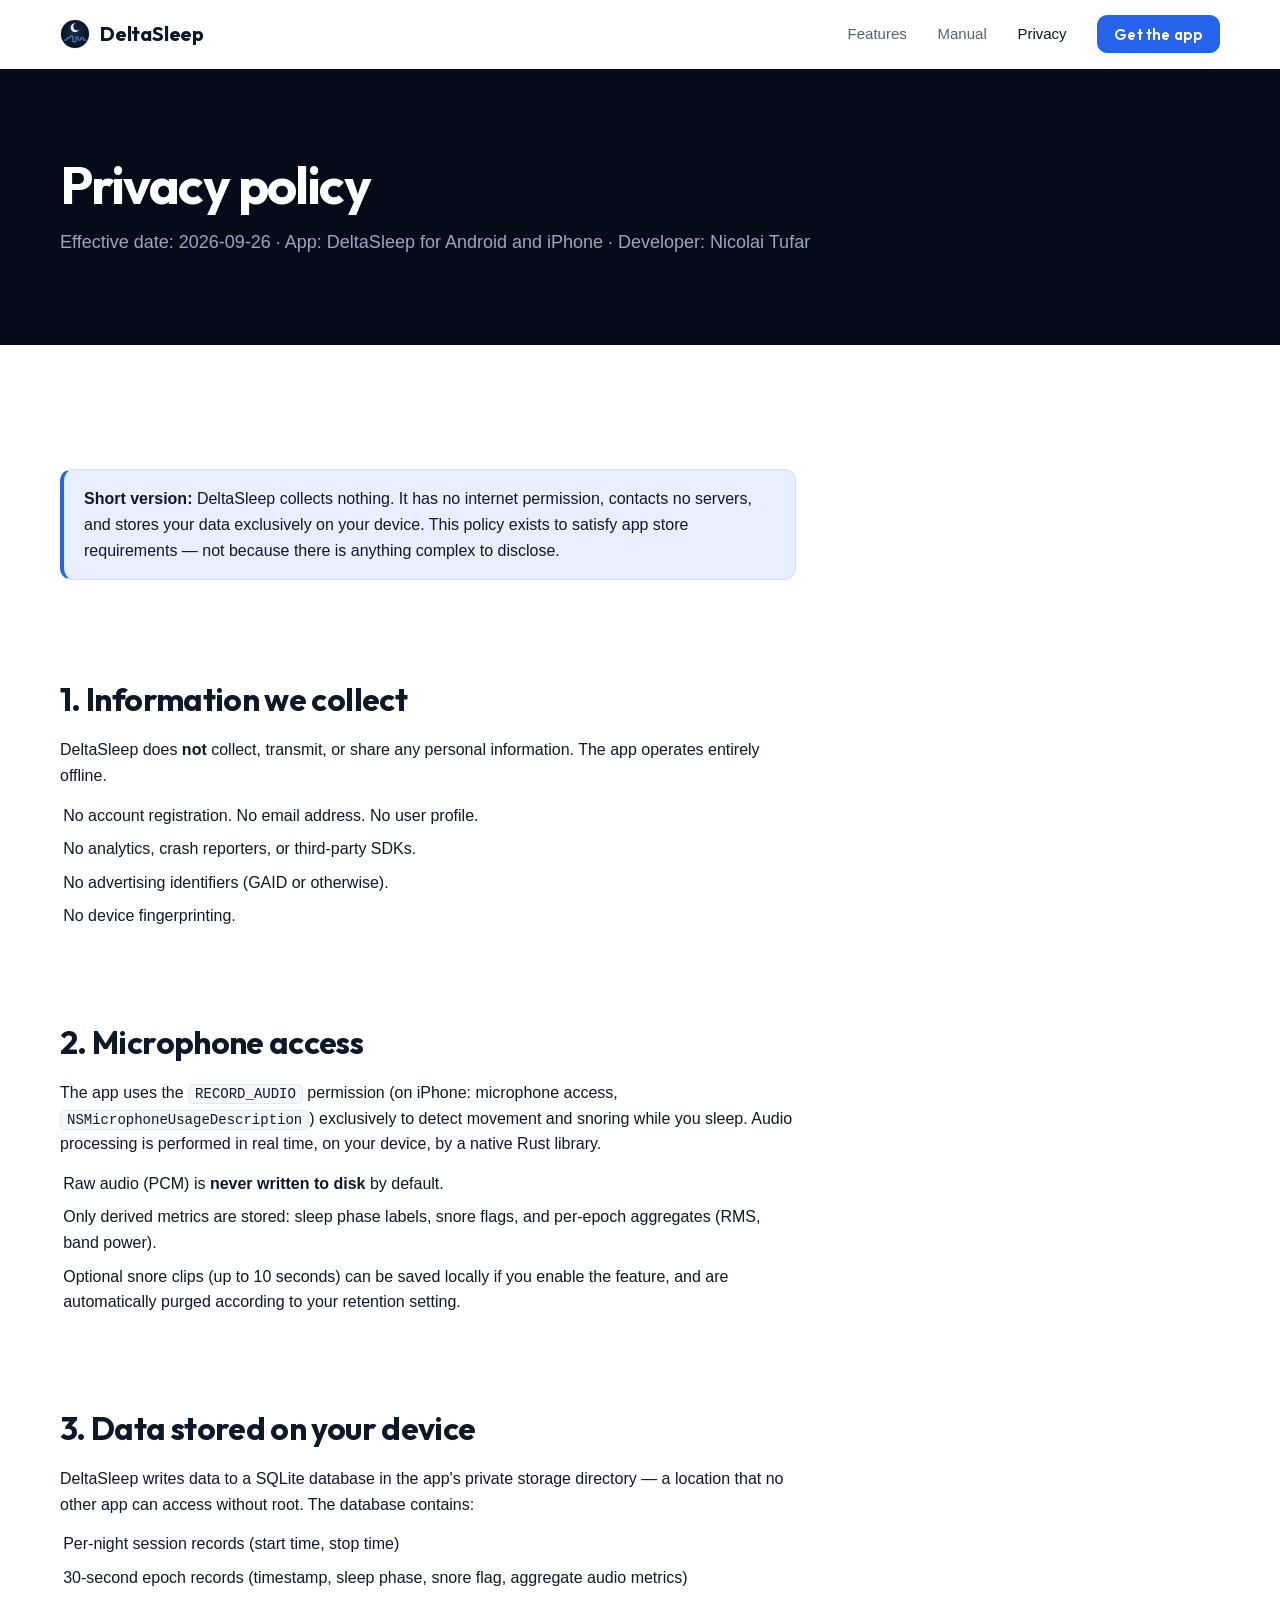
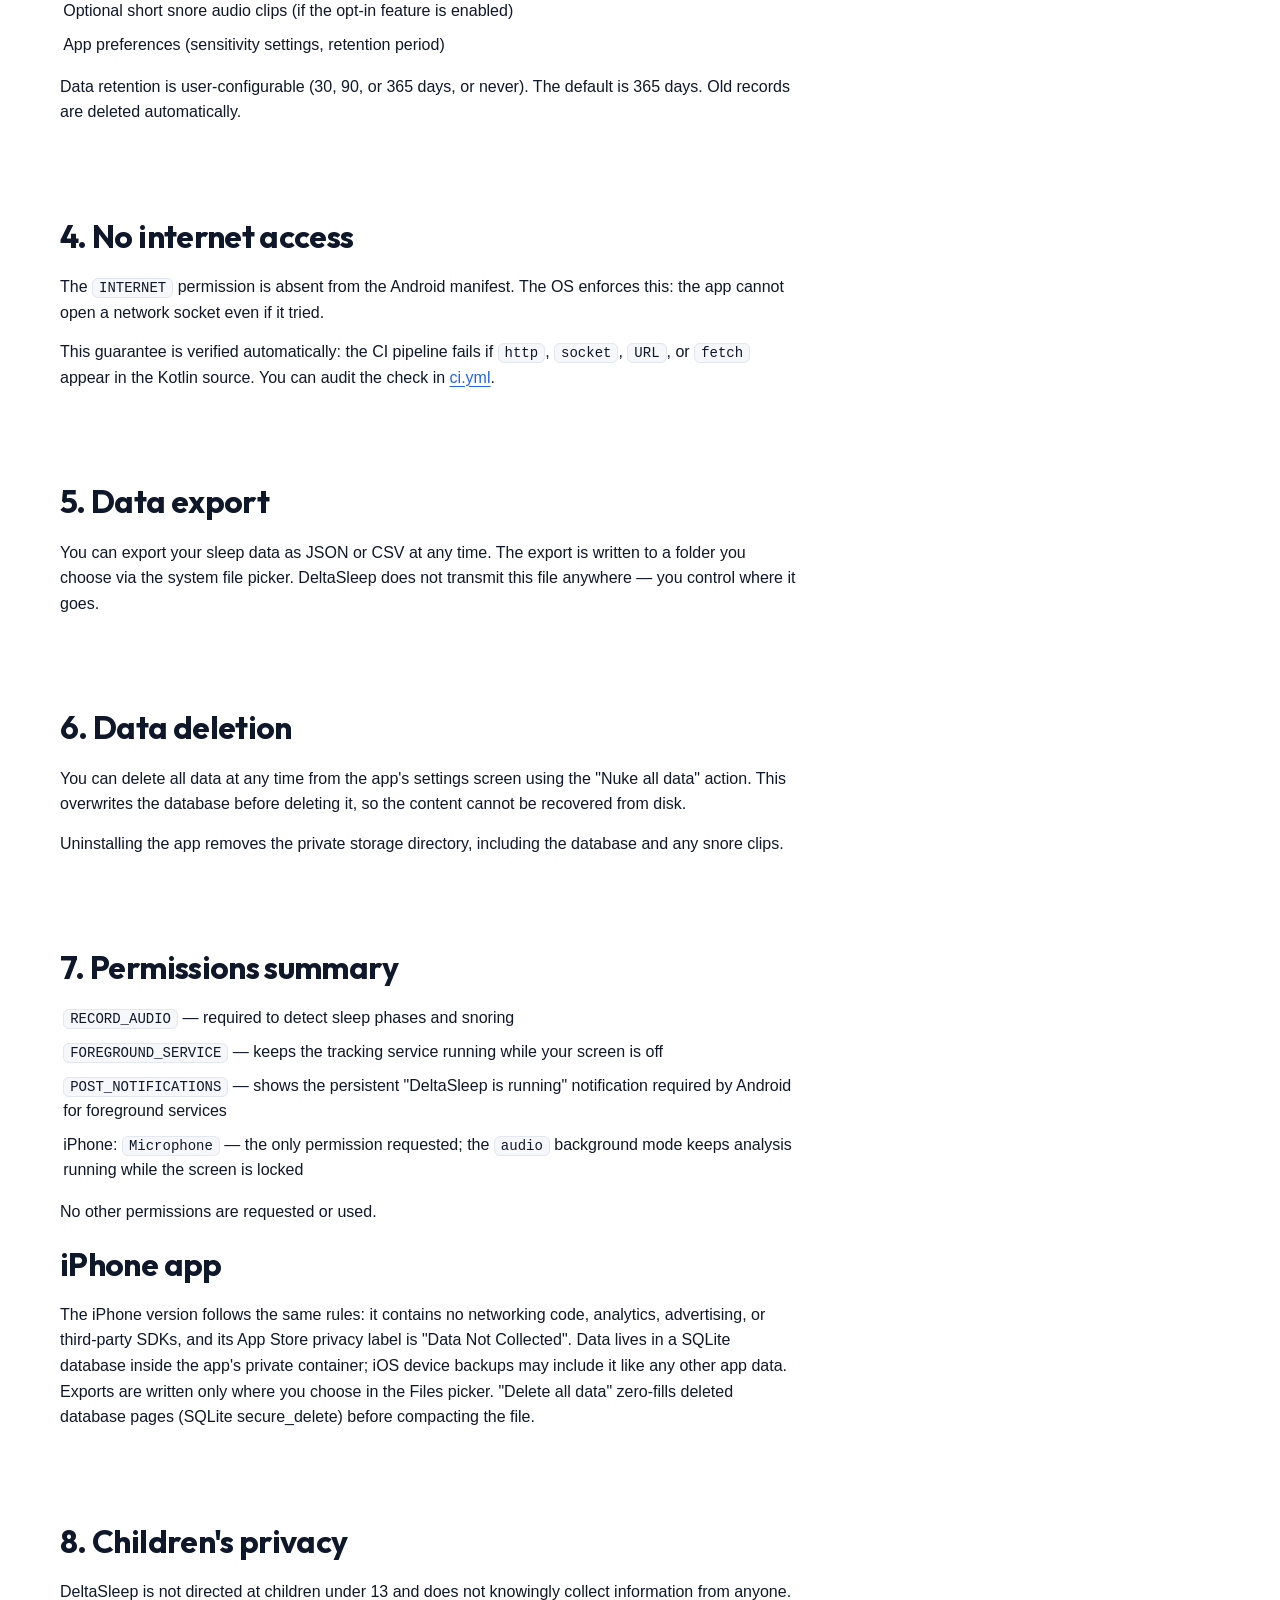
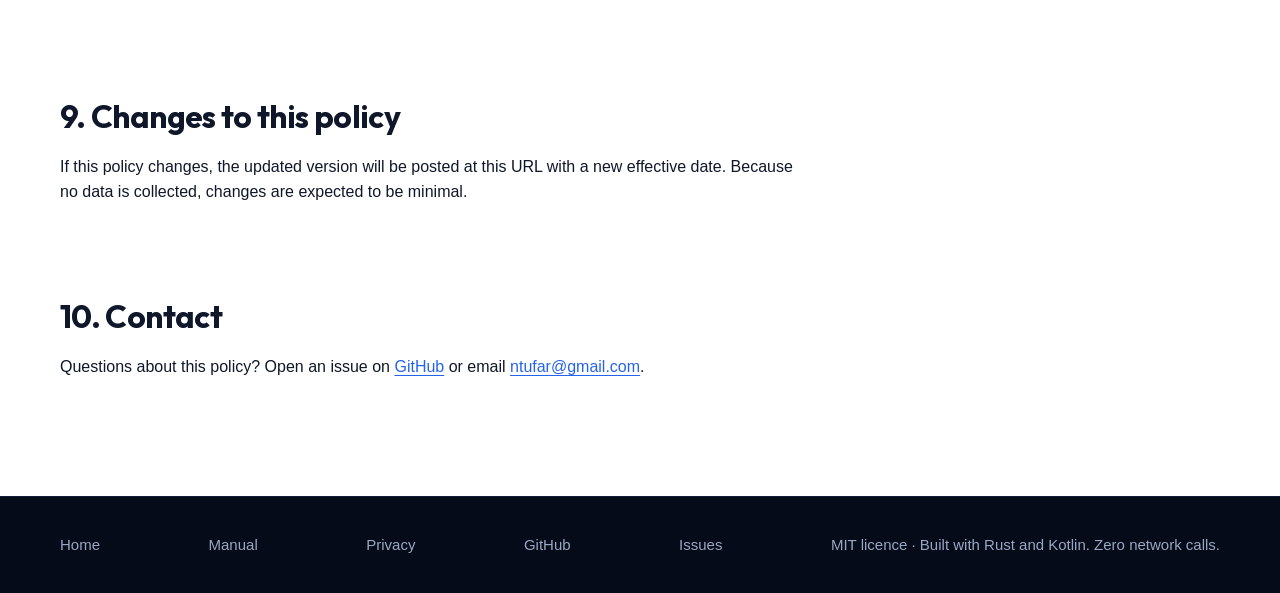
<file: web/privacy.html>
<!DOCTYPE html>
<html lang="en">
<head>
  <meta charset="UTF-8" />
  <meta name="viewport" content="width=device-width, initial-scale=1.0" />
  <meta name="description" content="DeltaSleep Privacy Policy — your sleep data never leaves your device." />
  <title>Privacy Policy — DeltaSleep</title>
  <link rel="canonical" href="https://ntufar.github.io/DeltaSleep/privacy.html" />
  <link rel="icon" type="image/svg+xml" href="favicon.svg" />
  <link rel="alternate icon" type="image/png" href="favicon-32.png" sizes="32x32" />
  <link rel="apple-touch-icon" href="apple-touch-icon.png" />
  <link rel="stylesheet" href="site.css" />
  <link rel="stylesheet" href="docs.css" />
  <link rel="preload" href="fonts/outfit-700-latin.woff2" as="font" type="font/woff2" crossorigin />
  <script>document.documentElement.classList.add("js");</script>
</head>
<body>
<header class="header">
  <div class="wrap header-in">
    <a class="wordmark" href="index.html"><img src="favicon.svg" alt="" width="30" height="30" />DeltaSleep</a>
    <nav aria-label="Main">
      <a href="index.html#features">Features</a>
      <a href="manual.html">Manual</a>
      <a href="privacy.html" aria-current="page">Privacy</a>
      <a class="btn btn-sm" href="index.html#get">Get the app</a>
    </nav>
  </div>
</header>

<main>
<div class="doc-head"><div class="wrap">
  <h1>Privacy policy</h1>
  <p>Effective date: 2026-09-26 · App: DeltaSleep for Android and iPhone · Developer: Nicolai Tufar</p>
</div></div>
<div class="doc-body">
<div class="policy prose">

    <section>
      <div class="callout">
        <strong>Short version:</strong> DeltaSleep collects nothing. It has no internet permission, contacts no servers, and stores your data exclusively on your device. This policy exists to satisfy app store requirements — not because there is anything complex to disclose.
      </div>
    </section>

    <section>
      <h2 data-reveal>1. Information we collect</h2>
      <p>DeltaSleep does <strong>not</strong> collect, transmit, or share any personal information. The app operates entirely offline.</p>
      <ul>
        <li>No account registration. No email address. No user profile.</li>
        <li>No analytics, crash reporters, or third-party SDKs.</li>
        <li>No advertising identifiers (GAID or otherwise).</li>
        <li>No device fingerprinting.</li>
      </ul>
    </section>

    <section>
      <h2 data-reveal>2. Microphone access</h2>
      <p>The app uses the <span class="pill">RECORD_AUDIO</span> permission (on iPhone: microphone access, <span class="pill">NSMicrophoneUsageDescription</span>) exclusively to detect movement and snoring while you sleep. Audio processing is performed in real time, on your device, by a native Rust library.</p>
      <ul>
        <li>Raw audio (PCM) is <strong>never written to disk</strong> by default.</li>
        <li>Only derived metrics are stored: sleep phase labels, snore flags, and per-epoch aggregates (RMS, band power).</li>
        <li>Optional snore clips (up to 10 seconds) can be saved locally if you enable the feature, and are automatically purged according to your retention setting.</li>
      </ul>
    </section>

    <section>
      <h2 data-reveal>3. Data stored on your device</h2>
      <p>DeltaSleep writes data to a SQLite database in the app's private storage directory — a location that no other app can access without root. The database contains:</p>
      <ul>
        <li>Per-night session records (start time, stop time)</li>
        <li>30-second epoch records (timestamp, sleep phase, snore flag, aggregate audio metrics)</li>
        <li>Optional short snore audio clips (if the opt-in feature is enabled)</li>
        <li>App preferences (sensitivity settings, retention period)</li>
      </ul>
      <p>Data retention is user-configurable (30, 90, or 365 days, or never). The default is 365 days. Old records are deleted automatically.</p>
    </section>

    <section>
      <h2 data-reveal>4. No internet access</h2>
      <p>The <span class="pill">INTERNET</span> permission is absent from the Android manifest. The OS enforces this: the app cannot open a network socket even if it tried.</p>
      <p>This guarantee is verified automatically: the CI pipeline fails if <span class="pill">http</span>, <span class="pill">socket</span>, <span class="pill">URL</span>, or <span class="pill">fetch</span> appear in the Kotlin source. You can audit the check in <a href="https://github.com/ntufar/DeltaSleep/blob/master/.github/workflows/ci.yml">ci.yml</a>.</p>
    </section>

    <section>
      <h2 data-reveal>5. Data export</h2>
      <p>You can export your sleep data as JSON or CSV at any time. The export is written to a folder you choose via the system file picker. DeltaSleep does not transmit this file anywhere — you control where it goes.</p>
    </section>

    <section>
      <h2 data-reveal>6. Data deletion</h2>
      <p>You can delete all data at any time from the app's settings screen using the "Nuke all data" action. This overwrites the database before deleting it, so the content cannot be recovered from disk.</p>
      <p>Uninstalling the app removes the private storage directory, including the database and any snore clips.</p>
    </section>

    <section>
      <h2 data-reveal>7. Permissions summary</h2>
      <ul>
        <li><span class="pill">RECORD_AUDIO</span> — required to detect sleep phases and snoring</li>
        <li><span class="pill">FOREGROUND_SERVICE</span> — keeps the tracking service running while your screen is off</li>
        <li><span class="pill">POST_NOTIFICATIONS</span> — shows the persistent "DeltaSleep is running" notification required by Android for foreground services</li>
        <li>iPhone: <span class="pill">Microphone</span> — the only permission requested; the <span class="pill">audio</span> background mode keeps analysis running while the screen is locked</li>
      </ul>
      <p>No other permissions are requested or used.</p>
      <h2 data-reveal>iPhone app</h2>
      <p>The iPhone version follows the same rules: it contains no networking code, analytics, advertising, or third-party SDKs, and its App Store privacy label is "Data Not Collected". Data lives in a SQLite database inside the app's private container; iOS device backups may include it like any other app data. Exports are written only where you choose in the Files picker. "Delete all data" zero-fills deleted database pages (SQLite secure_delete) before compacting the file.</p>
    </section>

    <section>
      <h2 data-reveal>8. Children's privacy</h2>
      <p>DeltaSleep is not directed at children under 13 and does not knowingly collect information from anyone.</p>
    </section>

    <section>
      <h2 data-reveal>9. Changes to this policy</h2>
      <p>If this policy changes, the updated version will be posted at this URL with a new effective date. Because no data is collected, changes are expected to be minimal.</p>
    </section>

    <section>
      <h2 data-reveal>10. Contact</h2>
      <p>Questions about this policy? Open an issue on <a href="https://github.com/ntufar/DeltaSleep/issues">GitHub</a> or email <a href="mailto:ntufar@gmail.com">ntufar@gmail.com</a>.</p>
    </section>

  </div>
</div>
</main>
<footer class="footer">
  <div class="wrap footer-simple">
    <a href="index.html">Home</a>
    <a href="manual.html">Manual</a>
    <a href="privacy.html">Privacy</a>
    <a href="https://github.com/ntufar/DeltaSleep">GitHub</a>
    <a href="https://github.com/ntufar/DeltaSleep/issues">Issues</a>
    <span>MIT licence · Built with Rust and Kotlin. Zero network calls.</span>
  </div>
</footer>

<script src="site.js"></script>
</body>
</html>
</file>
<file: web/site.css>
/* Outfit, self-hosted (SIL OFL) — display face for headlines, wordmark, buttons. */
@font-face {
  font-family: "Outfit";
  font-style: normal;
  font-weight: 500;
  font-display: swap;
  src: url("fonts/outfit-500-latin.woff2") format("woff2");
}
@font-face {
  font-family: "Outfit";
  font-style: normal;
  font-weight: 600;
  font-display: swap;
  src: url("fonts/outfit-600-latin.woff2") format("woff2");
}
@font-face {
  font-family: "Outfit";
  font-style: normal;
  font-weight: 700;
  font-display: swap;
  src: url("fonts/outfit-700-latin.woff2") format("woff2");
}
@font-face {
  font-family: "Outfit";
  font-style: normal;
  font-weight: 800;
  font-display: swap;
  src: url("fonts/outfit-800-latin.woff2") format("woff2");
}

:root {
  --navy-950: #050b18;
  --navy-900: #0a1326;
  --navy-800: #111d38;
  --navy-700: #1b2a4d;
  --ink: #0f172a;
  --muted: #55627a;
  --line: #e2e7f0;
  --bg: #ffffff;
  --bg-alt: #f5f7fb;
  --accent: #2563eb;
  --accent-hover: #1d4ed8;
  --accent-soft: #e8efff;
  --on-dark: #e8edf7;
  --on-dark-muted: #9aa7c2;
  --ok: #0f7a4d;
  --bad: #b4281f;

  --font: -apple-system, BlinkMacSystemFont, "Segoe UI", Roboto, "Helvetica Neue", Arial, sans-serif;
  --font-display: "Outfit", -apple-system, BlinkMacSystemFont, "Segoe UI", Roboto, "Helvetica Neue", Arial, sans-serif;
  --mono: ui-monospace, SFMono-Regular, Menlo, Consolas, monospace;

  --wrap: 1160px;
  --gutter: clamp(20px, 4vw, 40px);
  --section: clamp(64px, 8vw, 112px);
  --radius: 12px;
  --radius-lg: 18px;
  --shadow: 0 1px 2px rgba(15, 23, 42, 0.05), 0 8px 24px rgba(15, 23, 42, 0.06);
}

*, *::before, *::after { box-sizing: border-box; margin: 0; padding: 0; }
html { scroll-behavior: smooth; scroll-padding-top: 80px; }
body {
  font-family: var(--font);
  font-size: 1rem;
  line-height: 1.6;
  color: var(--ink);
  background: var(--bg);
  -webkit-font-smoothing: antialiased;
}
img, svg { display: block; max-width: 100%; }
a { color: var(--accent); text-underline-offset: 0.18em; }
a:hover { color: var(--accent-hover); }
:focus-visible { outline: 3px solid var(--accent); outline-offset: 3px; border-radius: 4px; }
.on-dark :focus-visible { outline-color: #8fb1ff; }
::selection { background: var(--accent); color: #fff; }
code { font-family: var(--mono); font-size: 0.9em; }

.visually-hidden { position: absolute; width: 1px; height: 1px; overflow: hidden; clip-path: inset(50%); white-space: nowrap; }
.wrap { width: 100%; max-width: calc(var(--wrap) + 2 * var(--gutter)); margin: 0 auto; padding: 0 var(--gutter); }

/* ---------- header ---------- */
.header {
  position: sticky; top: 0; z-index: 50;
  background: #fff;
  border-bottom: 1px solid transparent;
  transition: border-color 200ms ease, box-shadow 200ms ease;
}
.header.scrolled { border-bottom-color: var(--line); }
.header-in { display: flex; align-items: center; justify-content: space-between; gap: 24px; height: 68px; }
.wordmark { display: inline-flex; align-items: center; gap: 10px; color: var(--ink); font-family: var(--font-display); font-size: 1.25rem; font-weight: 700; letter-spacing: -0.01em; text-decoration: none; }
.wordmark:hover { color: var(--ink); }
.wordmark img { width: 30px; height: 30px; border-radius: 8px; }
.header nav { display: flex; align-items: center; gap: clamp(16px, 2.4vw, 32px); font-size: 0.9375rem; }
.header nav a:not(.btn) { color: var(--muted); font-weight: 500; text-decoration: none; }
.header nav a:not(.btn):hover, .header nav a[aria-current="page"] { color: var(--ink); }

/* ---------- buttons ---------- */
.btn {
  display: inline-flex; align-items: center; justify-content: center; gap: 8px;
  min-height: 44px; padding: 0 20px;
  font: inherit; font-family: var(--font-display); font-size: 0.9375rem; font-weight: 600; letter-spacing: 0.01em; line-height: 1; text-decoration: none; cursor: pointer;
  color: #fff; background: var(--accent); border: 1px solid var(--accent); border-radius: 10px;
  transition: background-color 160ms ease, border-color 160ms ease, color 160ms ease, transform 160ms ease;
}
.btn:hover { background: var(--accent-hover); border-color: var(--accent-hover); color: #fff; }
.btn:active { transform: translateY(1px); }
.btn-sm { min-height: 38px; padding: 0 16px; }
.btn-lg { min-height: 52px; padding: 0 26px; font-size: 1rem; }
.btn-ghost { background: transparent; color: var(--ink); border-color: var(--line); }
.btn-ghost:hover { background: var(--bg-alt); border-color: #cbd3e1; color: var(--ink); }
.on-dark .btn-ghost { color: var(--on-dark); border-color: rgba(255, 255, 255, 0.22); }
.on-dark .btn-ghost:hover { background: rgba(255, 255, 255, 0.08); border-color: rgba(255, 255, 255, 0.4); color: #fff; }
.btn-light { background: #fff; color: var(--navy-900); border-color: #fff; }
.btn-light:hover { background: var(--accent-soft); border-color: var(--accent-soft); color: var(--navy-900); }

/* ---------- section grammar ---------- */
.section { padding: var(--section) 0; }
.section-alt { background: var(--bg-alt); border-block: 1px solid var(--line); }
.on-dark { background: var(--navy-900); color: var(--on-dark); }
.eyebrow { display: inline-block; margin-bottom: 10px; font-size: 0.9375rem; font-weight: 600; letter-spacing: 0; text-transform: none; color: var(--muted); }
.on-dark .eyebrow { color: var(--on-dark-muted); }
.section-head { max-width: 680px; margin-bottom: clamp(36px, 5vw, 56px); }
.section-head.center { margin-inline: auto; text-align: center; }
h1, h2, h3 { font-family: var(--font-display); letter-spacing: -0.02em; line-height: 1.1; color: inherit; text-wrap: balance; }
h2 { font-size: clamp(1.75rem, 1.2rem + 2vw, 2.5rem); font-weight: 700; }
.section-head p { margin-top: 14px; font-size: 1.125rem; color: var(--muted); }
.on-dark .section-head p { color: var(--on-dark-muted); }

/* ---------- hero ---------- */
.hero { position: relative; overflow: hidden; background: var(--navy-950); color: var(--on-dark); }
.hero-in { display: grid; grid-template-columns: minmax(0, 1.1fr) minmax(0, 0.9fr); gap: clamp(32px, 5vw, 72px); align-items: center; padding-block: clamp(56px, 8vw, 104px) clamp(56px, 7vw, 96px); }
.badge { display: inline-flex; align-items: center; gap: 8px; padding: 7px 12px; margin-bottom: 24px; font-size: 0.8125rem; font-weight: 600; color: var(--on-dark); background: rgba(255, 255, 255, 0.07); border: 1px solid rgba(255, 255, 255, 0.14); border-radius: 8px; }
.badge i { width: 7px; height: 7px; border-radius: 50%; background: #4ade80; box-shadow: 0 0 0 3px rgba(74, 222, 128, 0.2); }
.hero h1 { font-size: clamp(2.375rem, 1.5rem + 3.6vw, 4rem); font-weight: 700; letter-spacing: -0.03em; line-height: 1.07; color: #fff; }
.hero h1 em { font-style: normal; color: inherit; }
.hero-lede { margin-top: 22px; max-width: 34em; font-size: clamp(1.0625rem, 1rem + 0.3vw, 1.25rem); color: var(--on-dark-muted); }
.hero-actions { margin-top: 32px; display: flex; flex-wrap: wrap; gap: 12px;  align-items: center; }
.hero-meta { margin-top: 28px; display: flex; flex-wrap: wrap; gap: 8px 24px; list-style: none; font-size: 0.875rem; color: var(--on-dark-muted); }
.hero-meta li { display: inline-flex; align-items: center; gap: 8px; }
.hero-meta svg { width: 16px; height: 16px; color: #4ade80; flex-shrink: 0; }

.hero-art { position: relative; display: flex; justify-content: center; align-items: flex-start; min-height: 560px; }
.phone { position: relative; width: 250px; flex-shrink: 0; padding: 7px; background: #1a2644; border-radius: 38px; box-shadow: 0 0 0 1px rgba(255, 255, 255, 0.1), 0 30px 60px rgba(0, 0, 0, 0.45); }
.phone img { width: 100%; height: auto; aspect-ratio: 460 / 1000; object-fit: cover; border-radius: 31px; background: #0a0e1a; }
.hero-art .phone:nth-child(1) { z-index: 2; margin-top: 32px; }
.hero-art .phone:nth-child(2) { position: absolute; right: 0; top: 0; width: 215px; opacity: 0.96; transform: translateX(36%) scale(0.98); }

/* ---------- facts strip ---------- */
.facts { border-bottom: 1px solid var(--line); }
.facts-in { display: grid; grid-template-columns: repeat(4, 1fr); gap: 24px 32px; }
.fact { padding: 28px 0; }
.fact b { display: block; font-family: var(--font-display); font-size: 1.75rem; font-weight: 700; letter-spacing: -0.02em; line-height: 1.2; font-variant-numeric: tabular-nums; }
.fact span { font-size: 0.9375rem; color: var(--muted); }

/* ---------- features ---------- */
.grid3 { display: grid; grid-template-columns: repeat(2, minmax(0, 1fr)); gap: 40px 48px; }
.card { display: grid; grid-template-columns: 44px minmax(0, 1fr); gap: 8px 18px; padding: 0; background: transparent; border: 0; }
.card .icon { display: grid; place-items: center; width: 44px; height: 44px; color: var(--accent); background: var(--accent-soft); border-radius: 12px; grid-row: span 2; }
.card .icon svg { width: 22px; height: 22px; }
.card h3 { font-size: 1.1875rem; font-weight: 650; margin-bottom: 2px; align-self: end; }
.card p { color: var(--muted); font-size: 0.9875rem; max-width: 36em; }

/* ---------- screens ---------- */
.screens { display: grid; grid-template-columns: repeat(4, minmax(0, 1fr)); gap: clamp(16px, 2.4vw, 32px); }
.screen { text-align: center; }
.screen .phone { width: min(100%, 240px); margin: 0 auto; background: var(--navy-800); box-shadow: 0 0 0 1px rgba(15, 23, 42, 0.08), var(--shadow); }
.screen h3 { margin-top: 22px; font-size: 1.0625rem; font-weight: 650; }
.screen p { margin-top: 6px; font-size: 0.9375rem; color: var(--muted); }

/* ---------- flow ---------- */
.flow { list-style: none; display: grid; grid-template-columns: repeat(2, minmax(0, 1fr)); gap: 36px 48px; }
.flow li { position: relative; padding-top: 0; }
.flow h3 { font-size: 1.125rem; font-weight: 650; color: #fff; margin-bottom: 8px; }
.flow p { font-size: 0.9375rem; color: var(--on-dark-muted); }

/* ---------- verify ---------- */
.verify { display: grid; grid-template-columns: minmax(0, 0.9fr) minmax(0, 1.1fr); gap: clamp(32px, 6vw, 80px); align-items: center; }
.verify .section-head { margin-bottom: 0; }
.verify-note { margin-top: 20px; font-size: 0.9375rem; color: var(--muted); }
.console { background: var(--navy-950); color: var(--on-dark); border: 1px solid var(--navy-700); border-radius: var(--radius-lg); overflow: hidden; }
.console-bar { display: flex; align-items: center; gap: 8px; padding: 12px 18px; background: var(--navy-800); font-size: 0.8125rem; color: var(--on-dark-muted); }
.console-bar i { width: 10px; height: 10px; border-radius: 50%; background: #34425f; }
.console-bar span { margin-left: 8px; }
.console-body { padding: 22px 24px 8px; }
.console label { display: block; margin-bottom: 8px; font-size: 0.8125rem; font-weight: 500; color: var(--on-dark-muted); }
.try-input { display: block; width: 100%; padding: 12px 14px; font: inherit; font-family: var(--mono); font-size: 0.9375rem; color: #fff; background: var(--navy-900); border: 1px solid var(--navy-700); border-radius: 10px; }
.try-input:focus-visible { outline: 2px solid var(--accent); outline-offset: 1px; border-color: var(--accent); }
.console dl { margin-top: 16px; display: grid; grid-template-columns: 1fr auto; font-size: 0.9375rem; }
.console dt, .console dd { padding: 12px 0; border-top: 1px solid var(--navy-800); }
.console dt { color: var(--on-dark-muted); }
.console dd { padding-left: 16px; text-align: right; font-family: var(--mono); font-size: 0.875rem; font-weight: 600; overflow-wrap: anywhere; }
.console .refused { color: #ff8f86; }
.examples { display: flex; flex-wrap: wrap; gap: 8px; padding: 12px 24px 22px; }
.examples button { min-height: 34px; padding: 0 12px; font: inherit; font-family: var(--mono); font-size: 0.8125rem; color: var(--on-dark-muted); background: transparent; border: 1px solid var(--navy-700); border-radius: 999px; cursor: pointer; transition: color 160ms, border-color 160ms; }
.examples button:hover { color: #fff; border-color: #4a5d8a; }

/* ---------- stack ---------- */
.stack { display: grid; grid-template-columns: minmax(0, 0.8fr) minmax(0, 1.2fr); gap: clamp(32px, 6vw, 80px); align-items: start; }
.stack .section-head { margin-bottom: 0; }
.spec { background: var(--bg); border: 1px solid var(--line); border-radius: var(--radius-lg); overflow: hidden; }
.spec dl { display: grid; grid-template-columns: minmax(7rem, 11rem) 1fr; }
.spec dt, .spec dd { padding: 18px 24px; border-top: 1px solid var(--line); }
.spec dt { font-size: 0.875rem; font-weight: 600; color: var(--muted); }
.spec dt:first-of-type, .spec dt:first-of-type + dd { border-top: 0; }
.spec dd { font-weight: 500; }

/* ---------- call to action ---------- */
.cta { text-align: center; }
.cta h2 { font-size: clamp(2rem, 1.3rem + 2.8vw, 3.25rem); color: #fff; }
.cta p { margin: 16px auto 0; max-width: 34em; font-size: 1.125rem; color: var(--on-dark-muted); }
.cta-actions { margin-top: 32px; display: flex; flex-wrap: wrap; justify-content: center; gap: 12px; }
.cta-note { margin-top: 20px !important; font-size: 0.875rem !important; }
.cta code { color: var(--on-dark); }
.cta { background: var(--navy-950); }

/* ---------- footer ---------- */
.footer { background: var(--navy-950); color: var(--on-dark-muted); border-top: 1px solid var(--navy-800); font-size: 0.9375rem; }
.footer-grid { display: grid; grid-template-columns: 1.6fr repeat(2, 1fr); gap: 32px; padding-block: 56px 40px; }
.footer .wordmark { color: #fff; }
.footer-grid p { margin-top: 14px; max-width: 28em; }
.footer h4 { margin-bottom: 14px; font-size: 0.8125rem; font-weight: 600; letter-spacing: 0.08em; text-transform: uppercase; color: var(--on-dark); }
.footer ul { list-style: none; display: grid; gap: 10px; }
.footer a { color: var(--on-dark-muted); text-decoration: none; }
.footer a:hover { color: #fff; }
.footer-base { display: flex; flex-wrap: wrap; justify-content: space-between; gap: 8px 24px; padding-block: 22px 32px; border-top: 1px solid var(--navy-800); font-size: 0.8125rem; }

/* ---------- motion ---------- */
.js [data-reveal] { opacity: 0; transform: translateY(16px); transition: opacity 600ms cubic-bezier(.2,.7,.2,1), transform 600ms cubic-bezier(.2,.7,.2,1); transition-delay: var(--d, 0ms); }
.js [data-reveal].in { opacity: 1; transform: none; }
@media (prefers-reduced-motion: reduce) {
  html { scroll-behavior: auto; }
  .js [data-reveal] { transform: none; transition: opacity 150ms linear; }
}

/* ---------- responsive ---------- */
@media (max-width: 960px) {
  .hero-in { grid-template-columns: minmax(0, 1fr); }
  .hero-art { min-height: 0; padding-top: 8px; }
  .hero-art .phone:nth-child(1) { margin-top: 0; }
  .hero-art .phone:nth-child(2) { transform: translateX(34%) scale(0.96); }
  .grid3 { grid-template-columns: repeat(2, minmax(0, 1fr)); }
  .screens { grid-template-columns: repeat(2, minmax(0, 1fr)); row-gap: 48px; }
  .flow { grid-template-columns: repeat(2, minmax(0, 1fr)); row-gap: 40px; }
  .verify, .stack { grid-template-columns: minmax(0, 1fr); }
  .facts-in { grid-template-columns: repeat(2, 1fr); }
  .fact { padding: 4px 0; }
}
@media (max-width: 640px) {
  .header nav a:not(.btn) { display: none; }
  .header-in { height: 60px; }
  .hero-art .phone:nth-child(2) { display: none; }
  .hero-actions .btn { flex: 1 1 100%; }
  .grid3, .flow { grid-template-columns: 1fr; }
  .screens { gap: 28px 12px; }
  .spec dl { grid-template-columns: 1fr; }
  .spec dt { padding-bottom: 0; border-top: 1px solid var(--line); }
  .spec dd { padding-top: 4px; border-top: 0; }
  .spec dt:first-of-type { border-top: 0; }
  .footer-grid { grid-template-columns: 1fr 1fr; }
  .footer-grid > div:first-child { grid-column: 1 / -1; }
}

.btn .ico { width: 20px; height: 20px; flex: none; }
.badge-link { display: inline-flex; align-items: center; }
.badge-link img { display: block; width: auto; }
.badge-link:hover { opacity: .85; }
</file>
<file: web/docs.css>
/* Document pages: manual and privacy. Built on the tokens in site.css. */
.doc-head { background: var(--navy-950); color: var(--on-dark); padding: clamp(48px, 7vw, 88px) 0; }
.doc-head h1 { font-size: clamp(2.125rem, 1.5rem + 2.6vw, 3.25rem); font-weight: 700; letter-spacing: -0.03em; color: #fff; }
.doc-head p { margin-top: 14px; max-width: 46em; font-size: 1.125rem; color: var(--on-dark-muted); }
.doc-body { padding: var(--section) var(--gutter); max-width: calc(var(--wrap) + 2 * var(--gutter)); margin: 0 auto; }

.layout { display: grid; grid-template-columns: 240px minmax(0, 1fr); gap: clamp(32px, 6vw, 80px); align-items: start; }
.sidebar { position: sticky; top: 92px; max-height: calc(100svh - 116px); overflow: auto; padding-right: 8px; }
.sidebar ul { list-style: none; }
.sidebar a { display: block; padding: 5px 0 5px 14px; border-left: 2px solid var(--line); color: var(--muted); font-size: 0.9375rem; text-decoration: none; }
.sidebar a:hover { color: var(--ink); border-left-color: #b7c2d6; }
.sidebar .section-header a { margin-top: 18px; padding-bottom: 6px; border-left-color: transparent; color: var(--ink); font-size: 0.8125rem; font-weight: 600; letter-spacing: 0.06em; text-transform: uppercase; }
.sidebar .section-header:first-child a { margin-top: 0; }

.prose { max-width: 44rem; }
.prose section { padding-bottom: clamp(40px, 5vw, 64px); }
.prose section:last-child { padding-bottom: 0; }
.prose h2 { font-size: clamp(1.5rem, 1.2rem + 1.2vw, 2rem); margin-bottom: 20px; padding-top: 8px; }
.prose h3 { font-size: 1.1875rem; font-weight: 650; margin: 32px 0 10px; }
.prose p { margin-bottom: 14px; }
.prose ul, .prose ol { padding-left: 1.3em; margin-bottom: 16px; }
.prose li { margin-bottom: 8px; padding-left: 0.2em; }
.prose strong { font-weight: 600; }
.prose code, .code-pill, .pill, .perm-badge { font-family: var(--mono); font-size: 0.875em; background: var(--bg-alt); border: 1px solid var(--line); border-radius: 6px; padding: 1px 6px; overflow-wrap: anywhere; }

.callout { background: var(--accent-soft); border: 1px solid #cfdcfb; border-left: 4px solid var(--accent); border-radius: var(--radius); padding: 16px 20px; margin: 22px 0; }
.callout-label { display: block; margin-bottom: 4px; font-weight: 600; }
.callout-tip { background: #eaf7f0; border-color: #c4e6d3; border-left-color: var(--ok); }
.callout-warn { background: #fdeeed; border-color: #f4c8c4; border-left-color: var(--bad); }

.screen-mock { background: var(--bg-alt); border: 1px solid var(--line); border-radius: var(--radius); padding: 6px 22px; margin: 22px 0; }
.screen-mock .screen-title { font-weight: 600; padding: 14px 0 6px; }
.screen-mock .row { display: flex; justify-content: space-between; align-items: baseline; gap: 24px; padding: 12px 0; border-top: 1px solid var(--line); }
.screen-mock .screen-title + .row { border-top: 0; }
.screen-mock .label { color: var(--muted); }
.screen-mock .value { text-align: right; max-width: 60%; font-weight: 500; }

.phase-legend { display: flex; gap: 10px 24px; flex-wrap: wrap; margin: 16px 0; }
.phase-item { display: flex; align-items: center; gap: 10px; }
.phase-dot { width: 14px; height: 14px; flex-shrink: 0; border-radius: 4px; background: #e53935; }
.phase-item:nth-child(2) .phase-dot { background: #42a5f5; }
.phase-item:nth-child(3) .phase-dot { background: #1e5fc4; }
.phase-item:nth-child(4) .phase-dot { background: #ff4f8b; }

.stat-row { display: grid; grid-template-columns: repeat(3, 1fr); gap: 12px; margin: 22px 0; }
.stat-card { background: var(--bg); border: 1px solid var(--line); border-radius: var(--radius); padding: 18px 20px; }
.stat-card .sv { font-size: 1.75rem; font-weight: 700; line-height: 1.1; letter-spacing: -0.02em; }
.stat-card .sl { margin-top: 6px; font-size: 0.875rem; color: var(--muted); }

.faq-item { padding: 0 0 24px; }
.faq-q { font-size: 1.0625rem; font-weight: 650; line-height: 1.3; margin-bottom: 6px; }

.shot { width: min(100%, 260px); margin: 24px 0; padding: 6px; background: var(--navy-800); border-radius: 30px; box-shadow: var(--shadow); }
.shot img { width: 100%; height: auto; aspect-ratio: 460 / 1000; object-fit: cover; object-position: 50% 0; border-radius: 24px; }

/* privacy */
.policy ul { list-style: none; padding-left: 0; }
.policy .check { display: none; }
.policy h2 { margin-top: 8px; }
.doc-body > .policy { max-width: 46rem; }

.footer-simple { display: flex; flex-wrap: wrap; justify-content: space-between; gap: 12px 28px; padding-block: 36px; }

@media (max-width: 860px) {
  .layout { grid-template-columns: 1fr; }
  .sidebar { display: none; }
}
@media (max-width: 640px) {
  .stat-row { grid-template-columns: 1fr; }
  .screen-mock .row { flex-direction: column; gap: 4px; }
  .screen-mock .value { max-width: none; text-align: left; }
}
</file>
